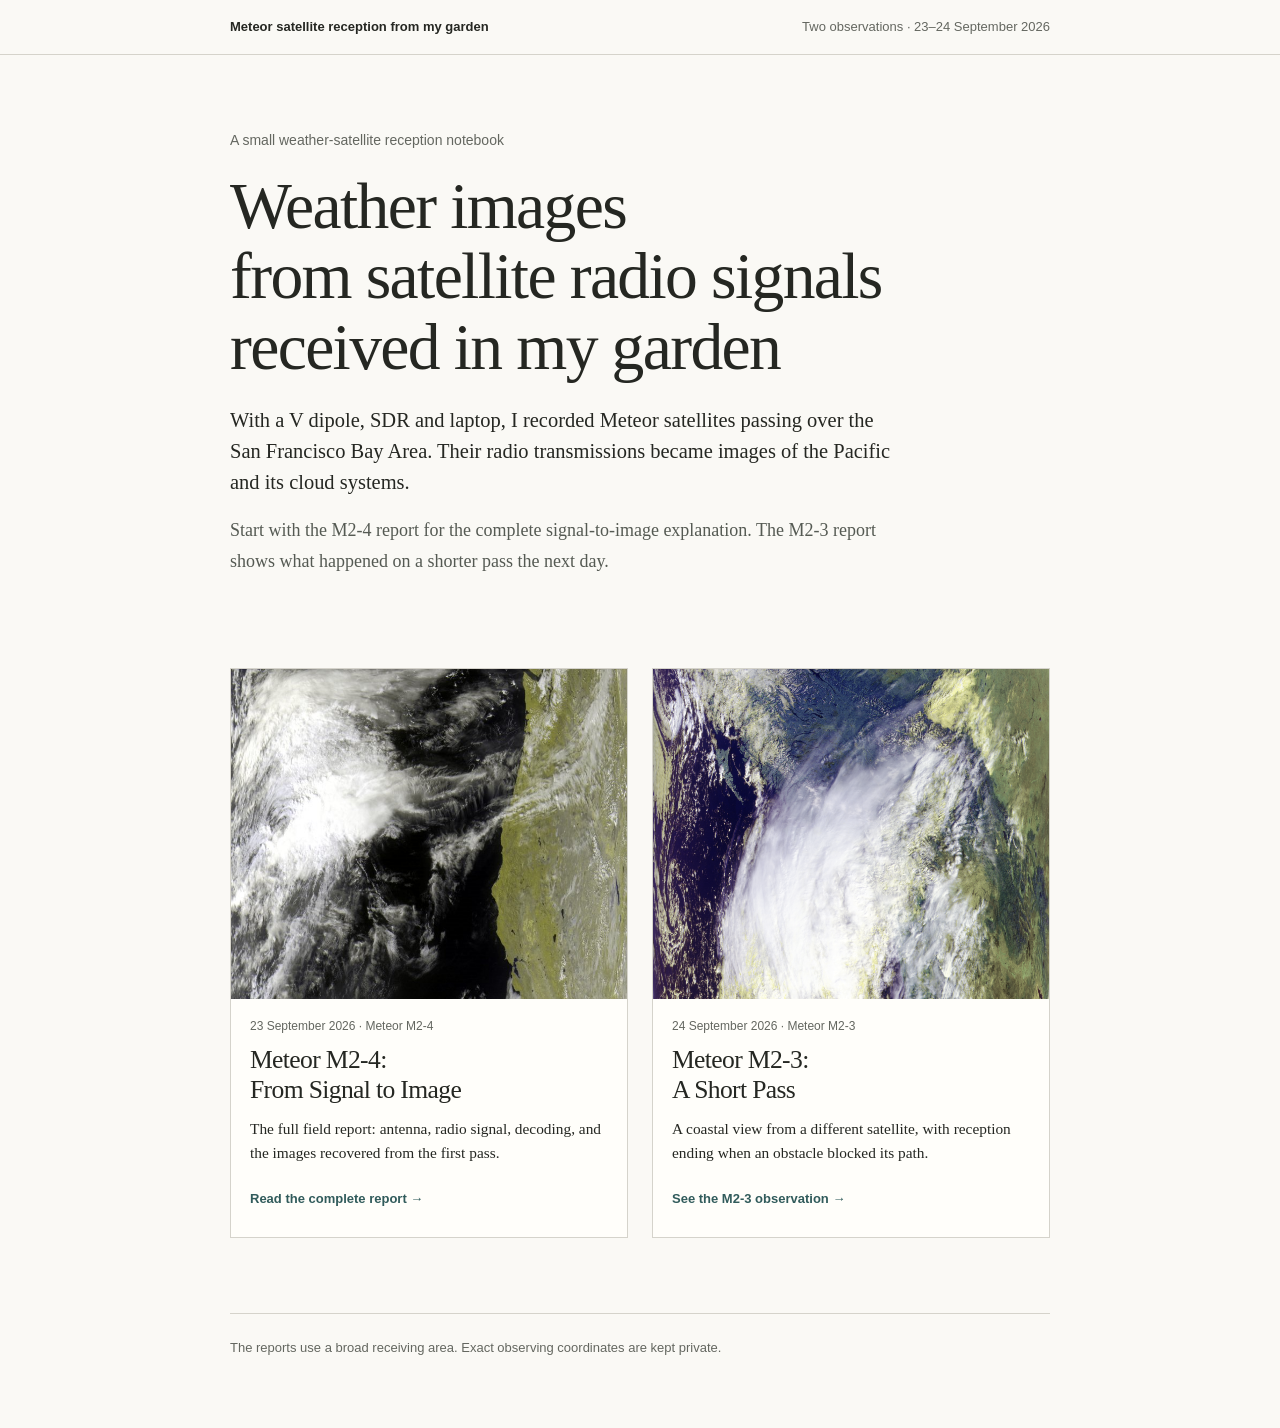
<file: index.html>
<!doctype html>
<html lang="en">
<head>
<meta charset="utf-8">
<meta name="viewport" content="width=device-width,initial-scale=1">
<meta name="google-site-verification" content="e_-r8KEkOT2h3Rjis_nxuBRDYsaMNLMfyUoJ7yHPlsE">
<meta name="msvalidate.01" content="960E2A49C1EE905CD1715C823277F907">
<meta name="description" content="Two hands-on Meteor weather-satellite observations: radio reception, decoded cloud images, and the steps from a V dipole and SDR to a picture.">
<meta name="robots" content="index,follow,max-image-preview:large">
<link rel="canonical" href="https://gdamdam.github.io/meteor-satellite-reception/">
<meta property="og:type" content="website">
<meta property="og:title" content="Meteor satellite reception from my garden">
<meta property="og:description" content="Weather images received from Meteor M2-4 and M2-3 with a simple antenna, SDR and laptop.">
<meta property="og:image" content="https://gdamdam.github.io/meteor-satellite-reception/media/social-preview.jpg">
<meta name="twitter:card" content="summary_large_image">
<title>Meteor satellite reception from my garden | Weather images from satellite radio signals</title>
<link rel="stylesheet" href="revised.css">
<link rel="stylesheet" href="site.css?v=muted-m23-20260924">
</head>
<body class="report landing">
<a class="skip-link" href="#content">Skip to observations</a>
<header class="mast"><div class="frame"><a class="mark" href="index.html">Meteor satellite reception from my garden</a><span class="edition">Two observations · 23–24 September 2026</span></div></header>
<main id="content"><div class="frame"><div class="landing-intro"><p class="kicker">A small weather-satellite reception notebook</p><h1>Weather images<br>from satellite radio signals<br>received in my garden</h1><p class="deck">With a V dipole, SDR and laptop, I recorded Meteor satellites passing over the San Francisco Bay Area. Their radio transmissions became images of the Pacific and its cloud systems.</p><p>Start with the M2-4 report for the complete signal-to-image explanation. The M2-3 report shows what happened on a shorter pass the next day.</p></div>
<div class="observation-cards">
<article class="observation-card"><a href="meteor-m2-4-2026-09-23.html"><img src="media/visible-near-ir-221-preview.jpg" alt="Meteor M2-4 visible and near-infrared image of the Pacific and western North America" width="737" height="1500" decoding="async"><div class="card-copy"><p class="card-date"><time datetime="2026-09-23">23 September 2026</time> · Meteor M2-4</p><h2>Meteor M2-4:<br>From Signal to Image</h2><p>The full field report: antenna, radio signal, decoding, and the images recovered from the first pass.</p><span class="card-link">Read the complete report →</span></div></a></article>
<article class="observation-card"><a href="meteor-m2-3-2026-09-24.html"><img src="media/m2-3/false-color-124.png" alt="Meteor M2-3 false-color cloud and coastline image" width="1568" height="2632" loading="lazy" decoding="async"><div class="card-copy"><p class="card-date"><time datetime="2026-09-24">24 September 2026</time> · Meteor M2-3</p><h2>Meteor M2-3:<br>A Short Pass</h2><p>A coastal view from a different satellite, with reception ending when an obstacle blocked its path.</p><span class="card-link">See the M2-3 observation →</span></div></a></article>

</div><p class="landing-foot">The reports use a broad receiving area. Exact observing coordinates are kept private.</p></div></main>
<script>
(() => {
  if (new URLSearchParams(location.search).getAll('cnt').includes('0')) return;
  const tracker = document.createElement('script');
  tracker.dataset.goatcounter = 'https://meteorm24.goatcounter.com/count';
  tracker.async = true;
  tracker.src = 'https://gc.zgo.at/count.js';
  document.head.appendChild(tracker);
})();
</script>
</body></html>
</file>
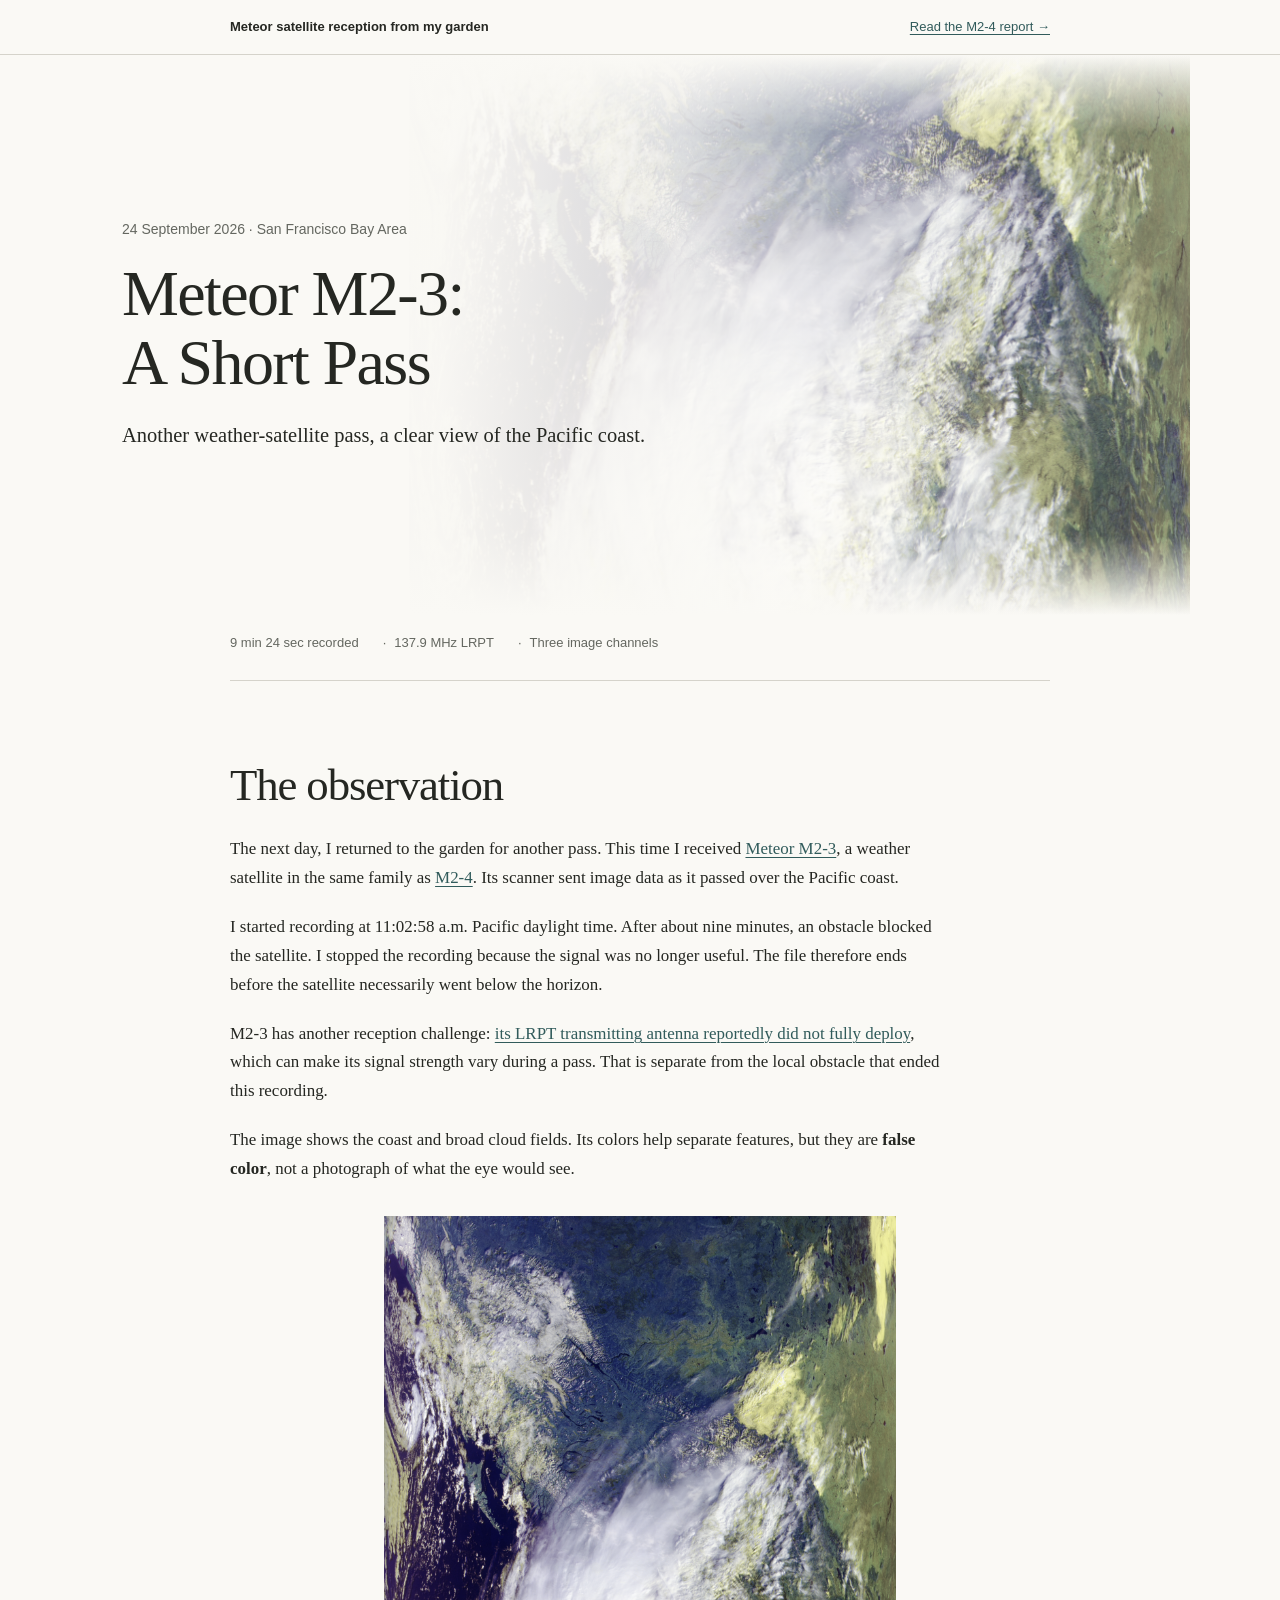
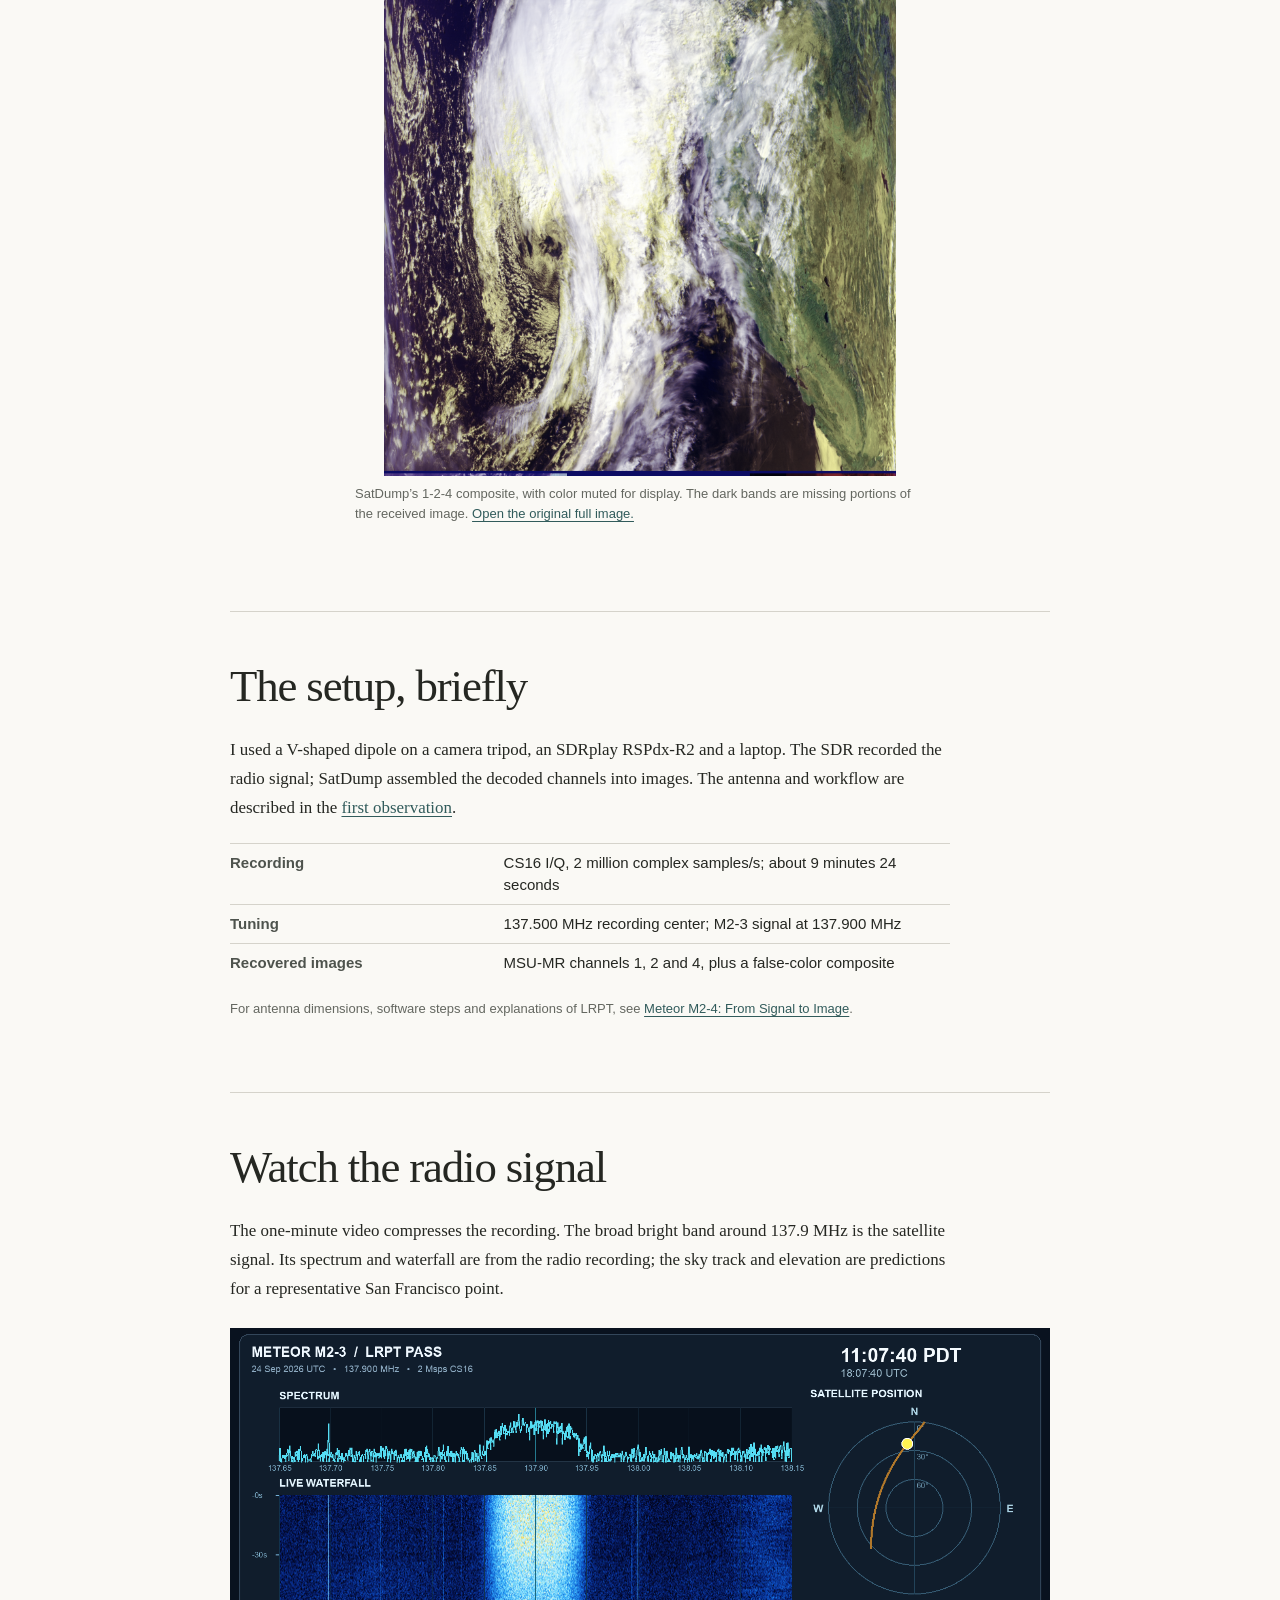
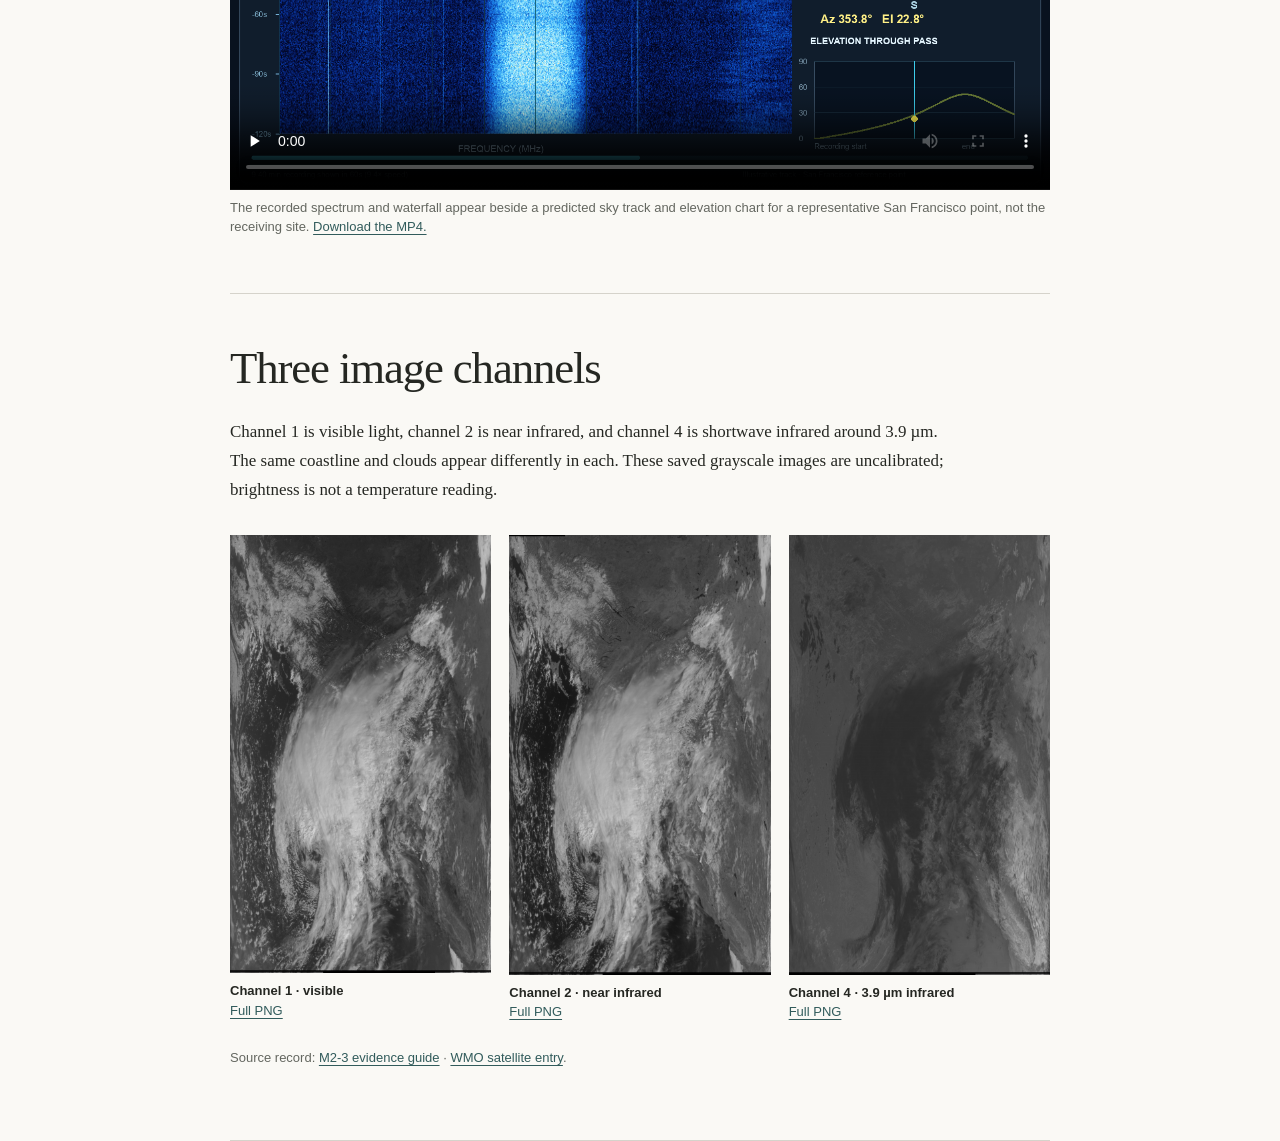
<file: meteor-m2-3-2026-09-24.html>
<!doctype html>
<html lang="en">
<head>
<meta charset="utf-8">
<meta name="viewport" content="width=device-width,initial-scale=1">
<meta name="description" content="Meteor M2-3 weather-satellite reception on 24 September 2026: a short Pacific-coast pass, decoded images, radio signal, and an obstacle that ended the recording.">
<meta name="robots" content="index,follow,max-image-preview:large">
<link rel="canonical" href="https://gdamdam.github.io/meteor-satellite-reception/meteor-m2-3-2026-09-24.html">
<meta property="og:type" content="article">
<meta property="og:title" content="Meteor M2-3: A Short Pass">
<meta property="og:description" content="Another weather-satellite pass, a clear view of the Pacific coast.">
<meta property="og:image" content="https://gdamdam.github.io/meteor-satellite-reception/media/m2-3/false-color-124.png">
<meta property="article:published_time" content="2026-09-24">
<title>Meteor M2-3: A Short Pass | Satellite reception, 24 September 2026</title>
<link rel="stylesheet" href="revised.css">
<link rel="stylesheet" href="site.css?v=muted-m23-20260924">
<link rel="stylesheet" href="meteor-m2-3.css?v=muted-color-20260924">
</head>
<body class="report m23">
<a class="skip-link" href="#content">Skip to report</a>
<header class="mast"><nav class="frame site-nav" aria-label="Observations"><a class="mark" href="index.html">Meteor satellite reception from my garden</a><span class="edition"><a href="meteor-m2-4-2026-09-23.html">Read the M2-4 report →</a></span></nav></header>
<main id="content"><article>
<section class="lead" id="top"><div class="lead-copy"><p class="kicker"><time datetime="2026-09-24">24 September 2026</time> · San Francisco Bay Area</p><h1><span class="nowrap">Meteor M2-3:</span><br>A Short Pass</h1><p class="deck">Another weather-satellite pass, a clear view of the Pacific coast.</p></div></section>
<div class="facts frame"><span>9 min 24 sec recorded</span><span>137.9 MHz LRPT</span><span>Three image channels</span></div>

<section class="frame" id="observation"><div class="section-head"><h2>The observation</h2></div><div class="measure"><p>The next day, I returned to the garden for another pass. This time I received <a href="https://space.oscar.wmo.int/satellites/view/meteor_m_n2_3" target="_blank" rel="noopener noreferrer">Meteor M2-3</a>, a weather satellite in the same family as <a href="meteor-m2-4-2026-09-23.html">M2-4</a>. Its scanner sent image data as it passed over the Pacific coast.</p><p>I started recording at 11:02:58 a.m. Pacific daylight time. After about nine minutes, an obstacle blocked the satellite. I stopped the recording because the signal was no longer useful. The file therefore ends before the satellite necessarily went below the horizon.</p><p>M2-3 has another reception challenge: <a href="https://a-centauri.com/articoli/meteor-satellite-reception" target="_blank" rel="noopener noreferrer">its LRPT transmitting antenna reportedly did not fully deploy</a>, which can make its signal strength vary during a pass. That is separate from the local obstacle that ended this recording.</p><p>The image shows the coast and broad cloud fields. Its colors help separate features, but they are <strong>false color</strong>, not a photograph of what the eye would see.</p></div><figure class="wide-figure m23-feature"><a href="media/m2-3/false-color-124.png"><img src="media/m2-3/false-color-124.png" alt="Meteor M2-3 false-color swath showing the Pacific Ocean, western North America and broad cloud bands" width="1568" height="2632" decoding="async"></a><figcaption>SatDump’s 1-2-4 composite, with color muted for display. The dark bands are missing portions of the received image. <a href="media/m2-3/false-color-124.png">Open the original full image.</a></figcaption></figure></section>

<section class="frame" id="setup"><div class="section-head"><h2>The setup, briefly</h2></div><div class="measure"><p>I used a V-shaped dipole on a camera tripod, an SDRplay RSPdx-R2 and a laptop. The SDR recorded the radio signal; SatDump assembled the decoded channels into images. The antenna and workflow are described in the <a href="meteor-m2-4-2026-09-23.html#story">first observation</a>.</p></div><table class="settings-table"><tbody><tr><th scope="row">Recording</th><td>CS16 I/Q, 2 million complex samples/s; about 9 minutes 24 seconds</td></tr><tr><th scope="row">Tuning</th><td>137.500 MHz recording center; M2-3 signal at 137.900 MHz</td></tr><tr><th scope="row">Recovered images</th><td>MSU-MR channels 1, 2 and 4, plus a false-color composite</td></tr></tbody></table><p class="sources">For antenna dimensions, software steps and explanations of LRPT, see <a href="meteor-m2-4-2026-09-23.html">Meteor M2-4: From Signal to Image</a>.</p></section>

<section class="frame" id="signal"><div class="section-head"><h2>Watch the radio signal</h2></div><div class="measure"><p>The one-minute video compresses the recording. The broad bright band around 137.9 MHz is the satellite signal. Its spectrum and waterfall are from the radio recording; the sky track and elevation are predictions for a representative San Francisco point.</p></div><div class="films"><figure><video controls playsinline preload="none" poster="media/m2-3/waterfall-track-public-poster.png"><source src="media/m2-3/waterfall-track-public.mp4" type="video/mp4">Video unavailable.</video><figcaption>The recorded spectrum and waterfall appear beside a predicted sky track and elevation chart for a representative San Francisco point, not the receiving site. <a href="media/m2-3/waterfall-track-public.mp4">Download the MP4.</a></figcaption></figure></div></section>

<section class="frame" id="channels"><div class="section-head"><h2>Three image channels</h2></div><div class="measure"><p>Channel 1 is visible light, channel 2 is near infrared, and channel 4 is shortwave infrared around 3.9 µm. The same coastline and clouds appear differently in each. These saved grayscale images are uncalibrated; brightness is not a temperature reading.</p></div><div class="bands"><figure><a href="media/m2-3/channel-1.png"><img src="media/m2-3/channel-1.png" width="1568" height="2632" loading="lazy" decoding="async" alt="M2-3 channel 1 visible-light image"></a><figcaption><strong>Channel 1 · visible</strong><a href="media/m2-3/channel-1.png">Full PNG</a></figcaption></figure><figure><a href="media/m2-3/channel-2.png"><img src="media/m2-3/channel-2.png" width="1568" height="2640" loading="lazy" decoding="async" alt="M2-3 channel 2 near-infrared image"></a><figcaption><strong>Channel 2 · near infrared</strong><a href="media/m2-3/channel-2.png">Full PNG</a></figcaption></figure><figure><a href="media/m2-3/channel-4.png"><img src="media/m2-3/channel-4.png" width="1568" height="2640" loading="lazy" decoding="async" alt="M2-3 channel 4 shortwave-infrared image"></a><figcaption><strong>Channel 4 · 3.9 µm infrared</strong><a href="media/m2-3/channel-4.png">Full PNG</a></figcaption></figure></div><p class="sources">Source record: <a href="https://github.com/gdamdam/meteor-satellite-reception/blob/source-and-evidence/evidence/m2-3/README.md" target="_blank" rel="noopener noreferrer">M2-3 evidence guide</a> · <a href="https://space.oscar.wmo.int/satellites/view/meteor_m_n2_3" target="_blank" rel="noopener noreferrer">WMO satellite entry</a>.</p></section>
</article></main>
<script>
(() => {
  if (new URLSearchParams(location.search).getAll('cnt').includes('0')) return;
  const tracker = document.createElement('script');
  tracker.dataset.goatcounter = 'https://meteorm24.goatcounter.com/count';
  tracker.async = true;
  tracker.src = 'https://gc.zgo.at/count.js';
  document.head.appendChild(tracker);
})();
</script>
</body></html>
</file>
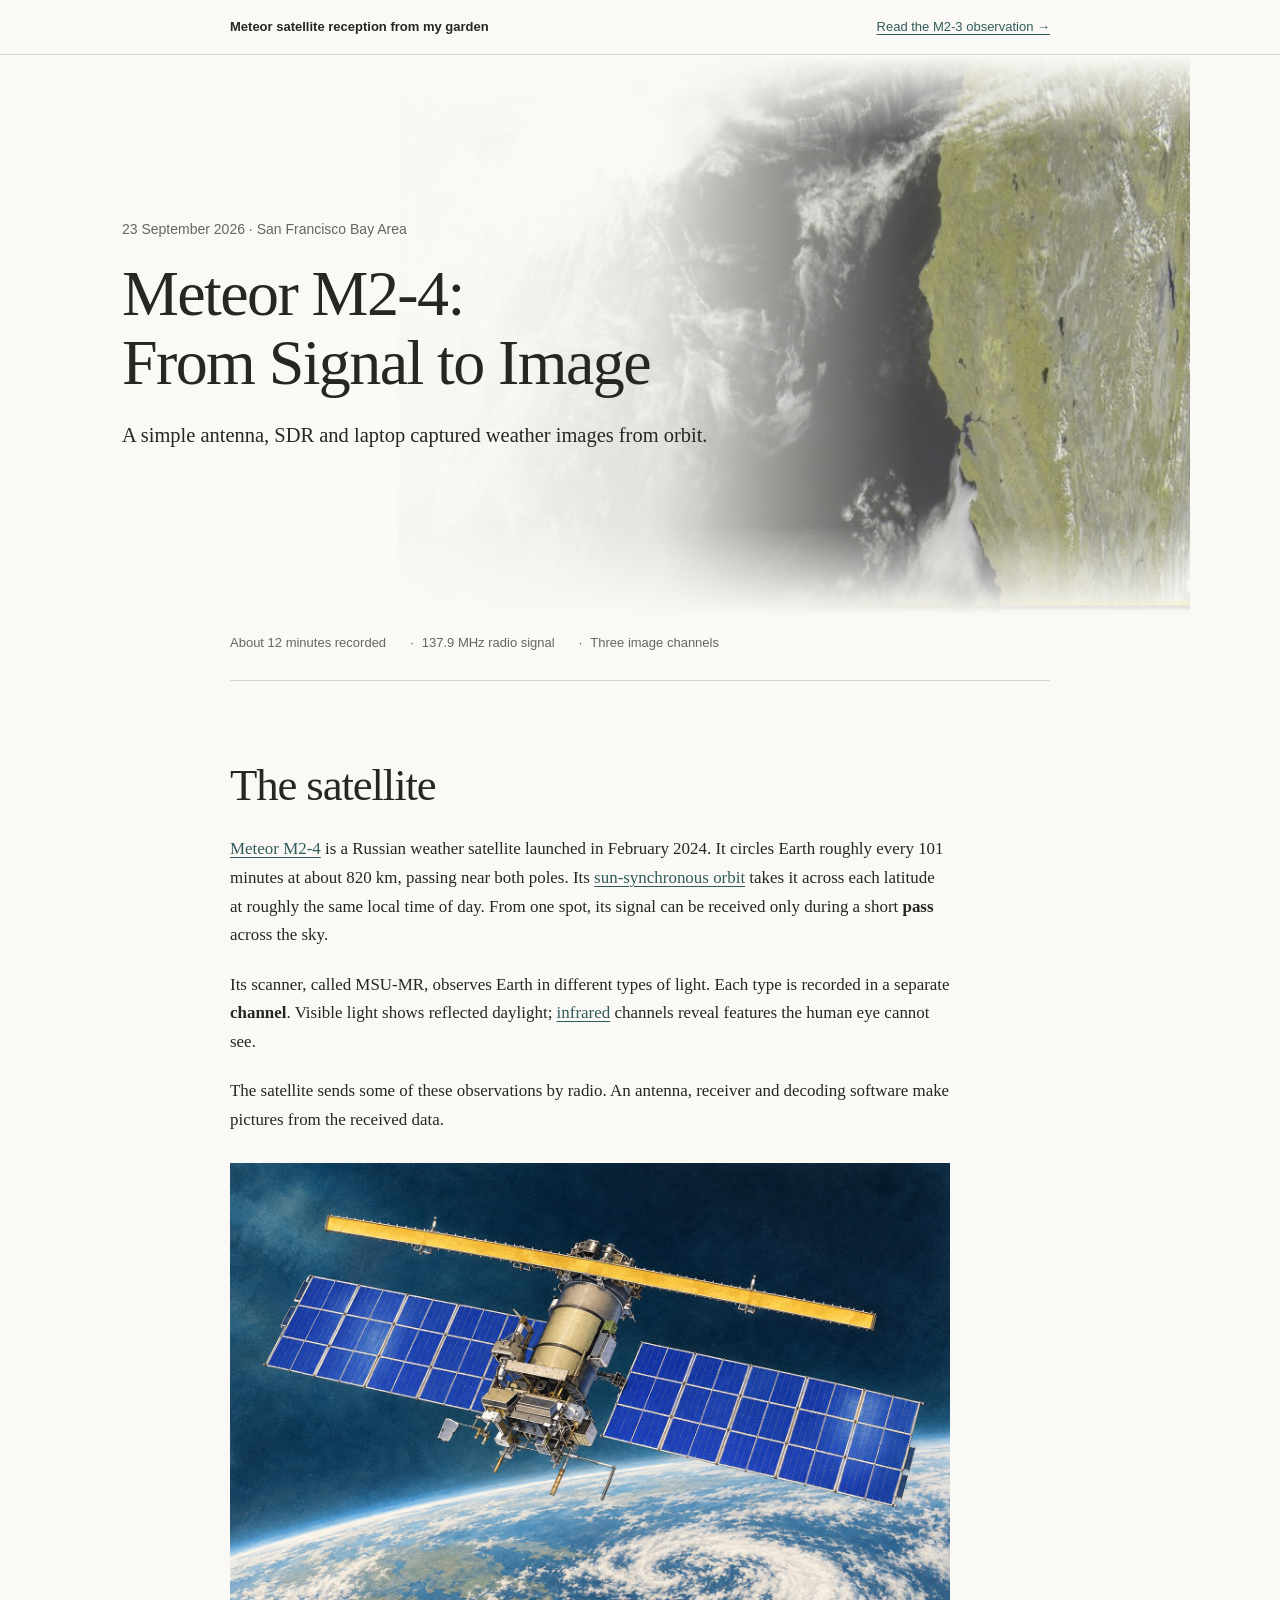
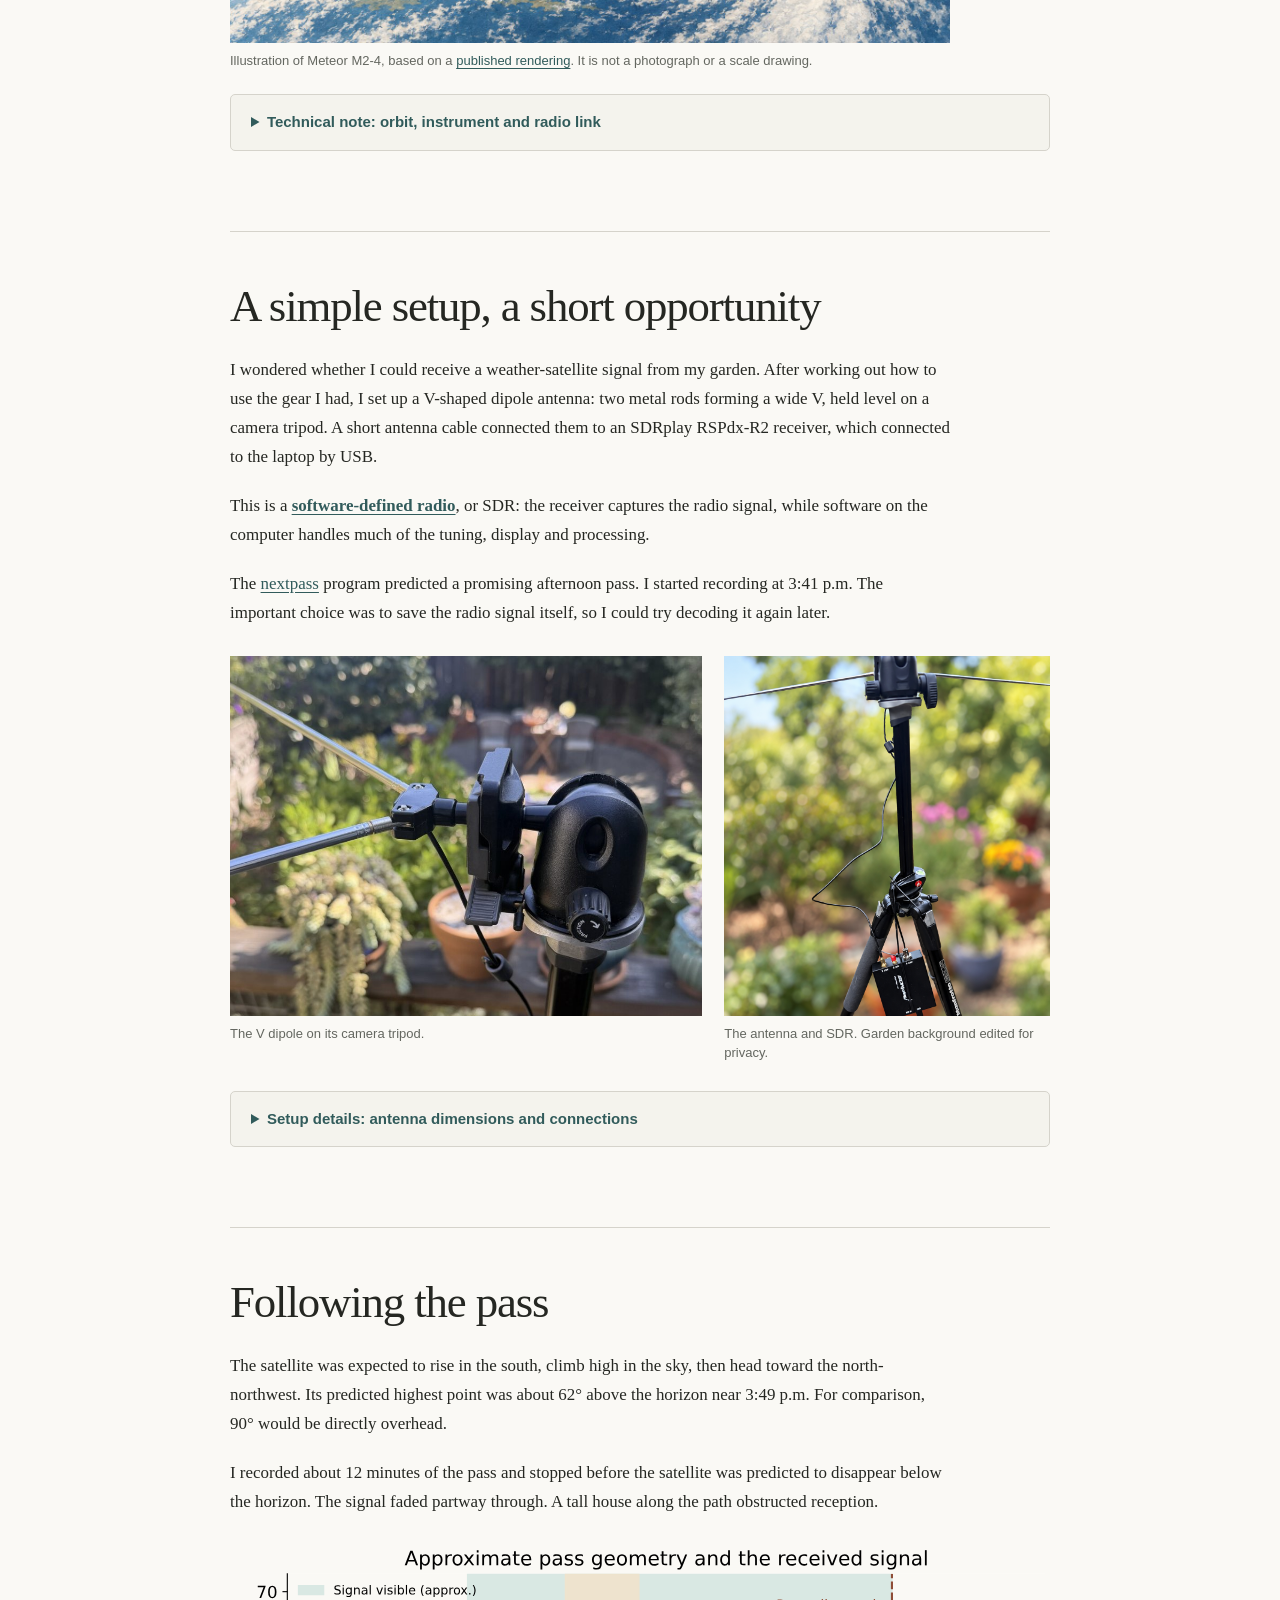
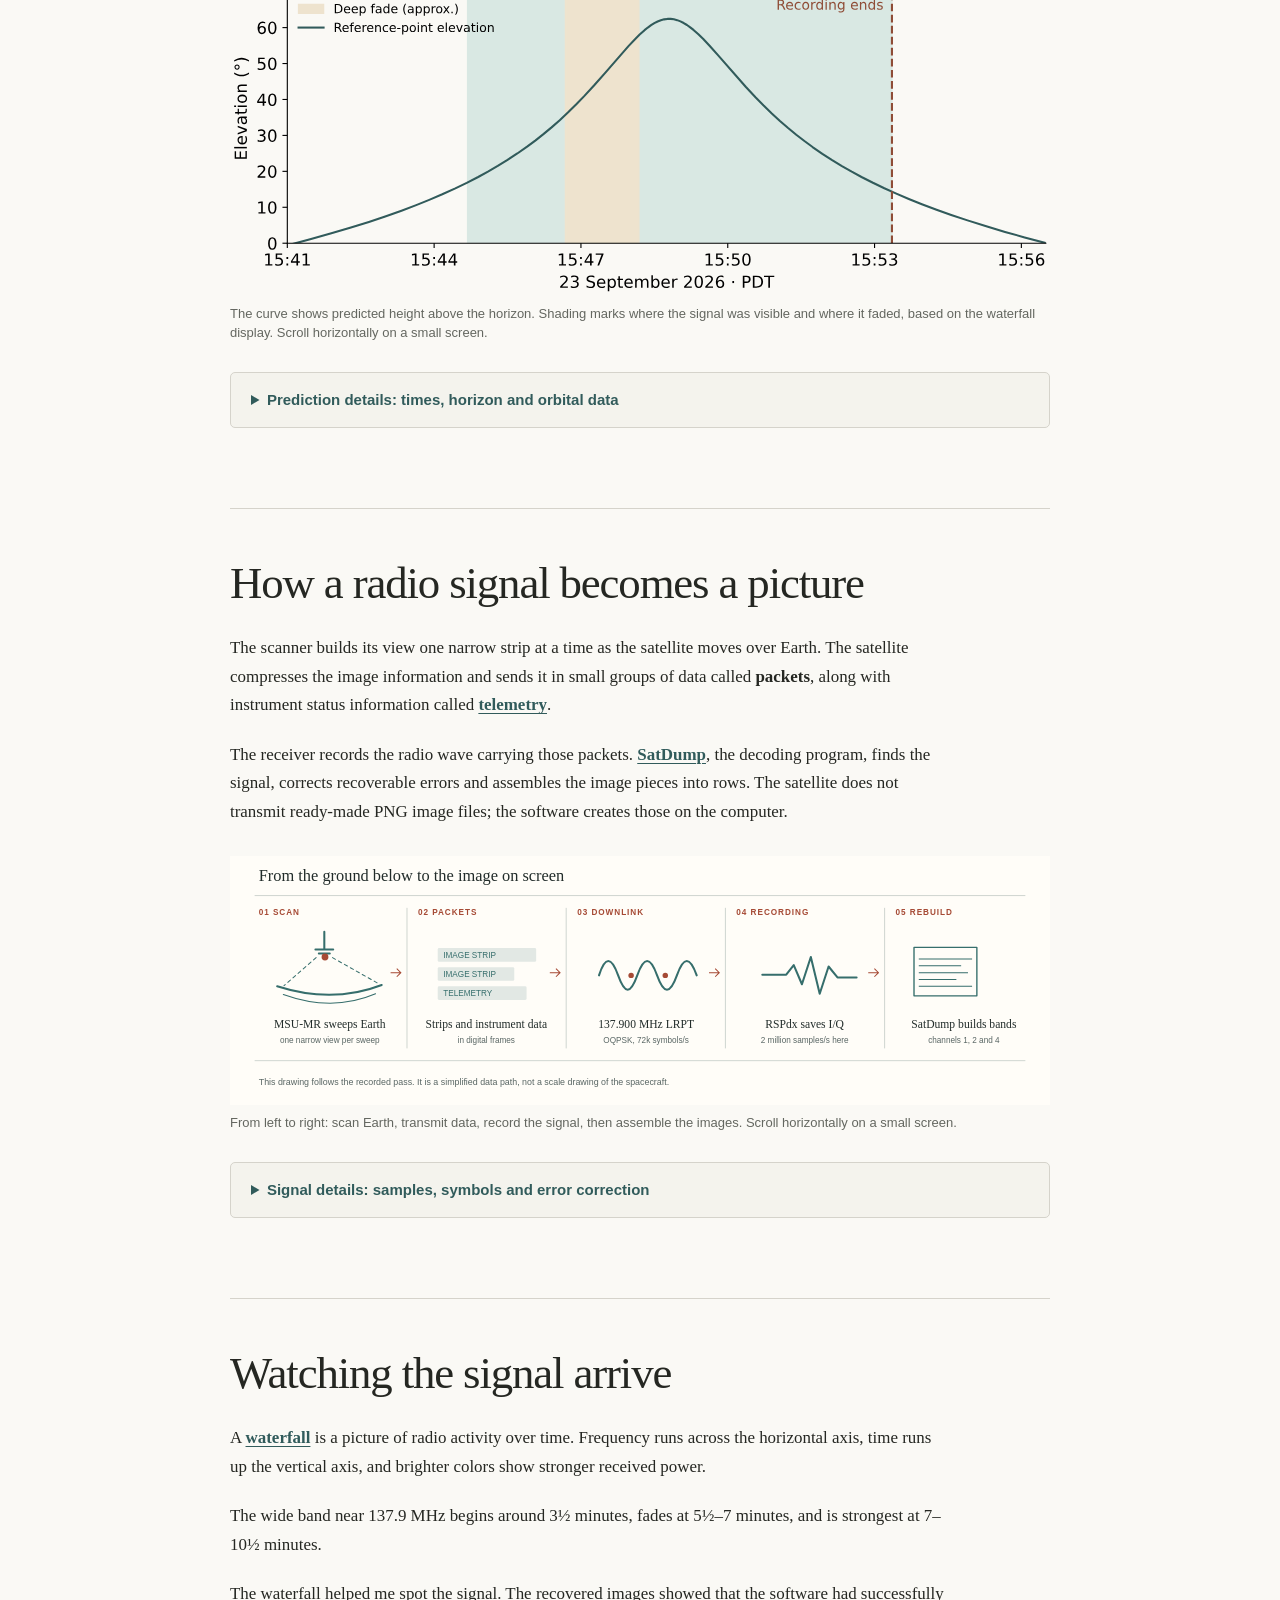
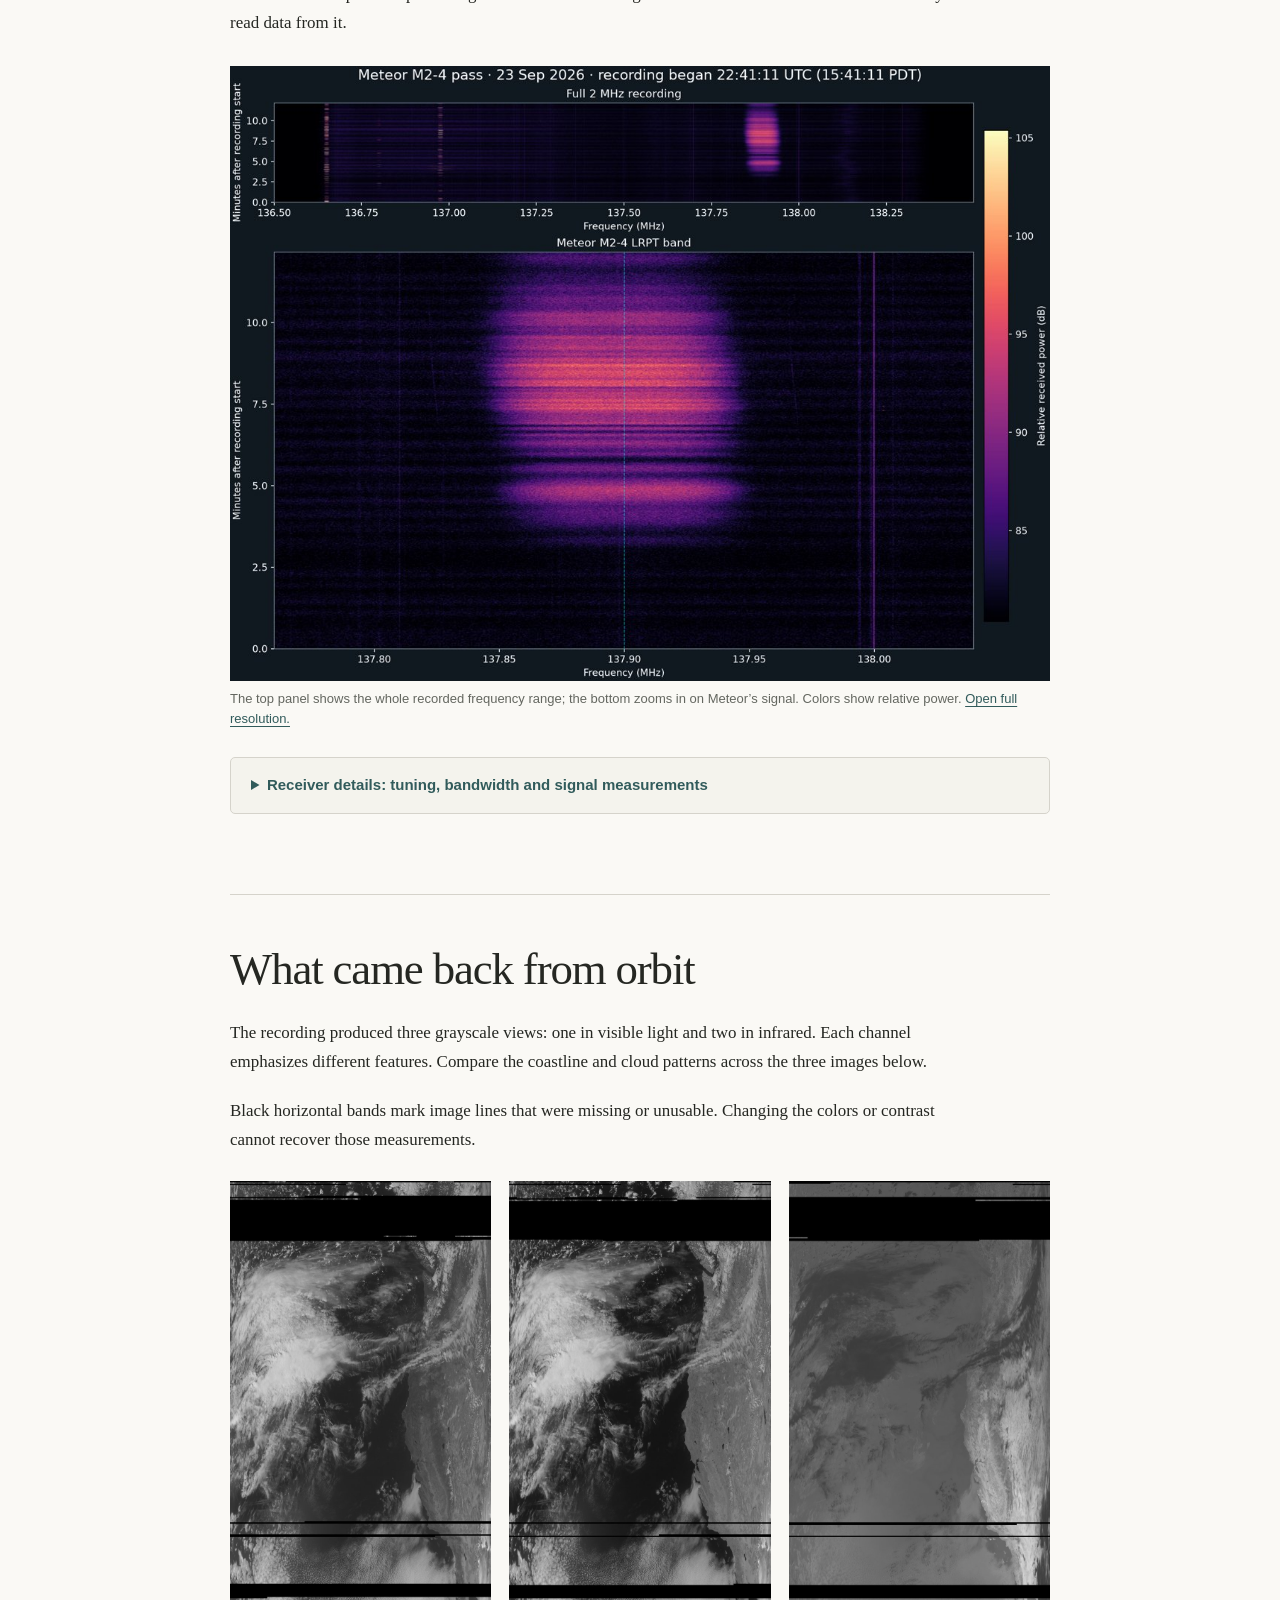
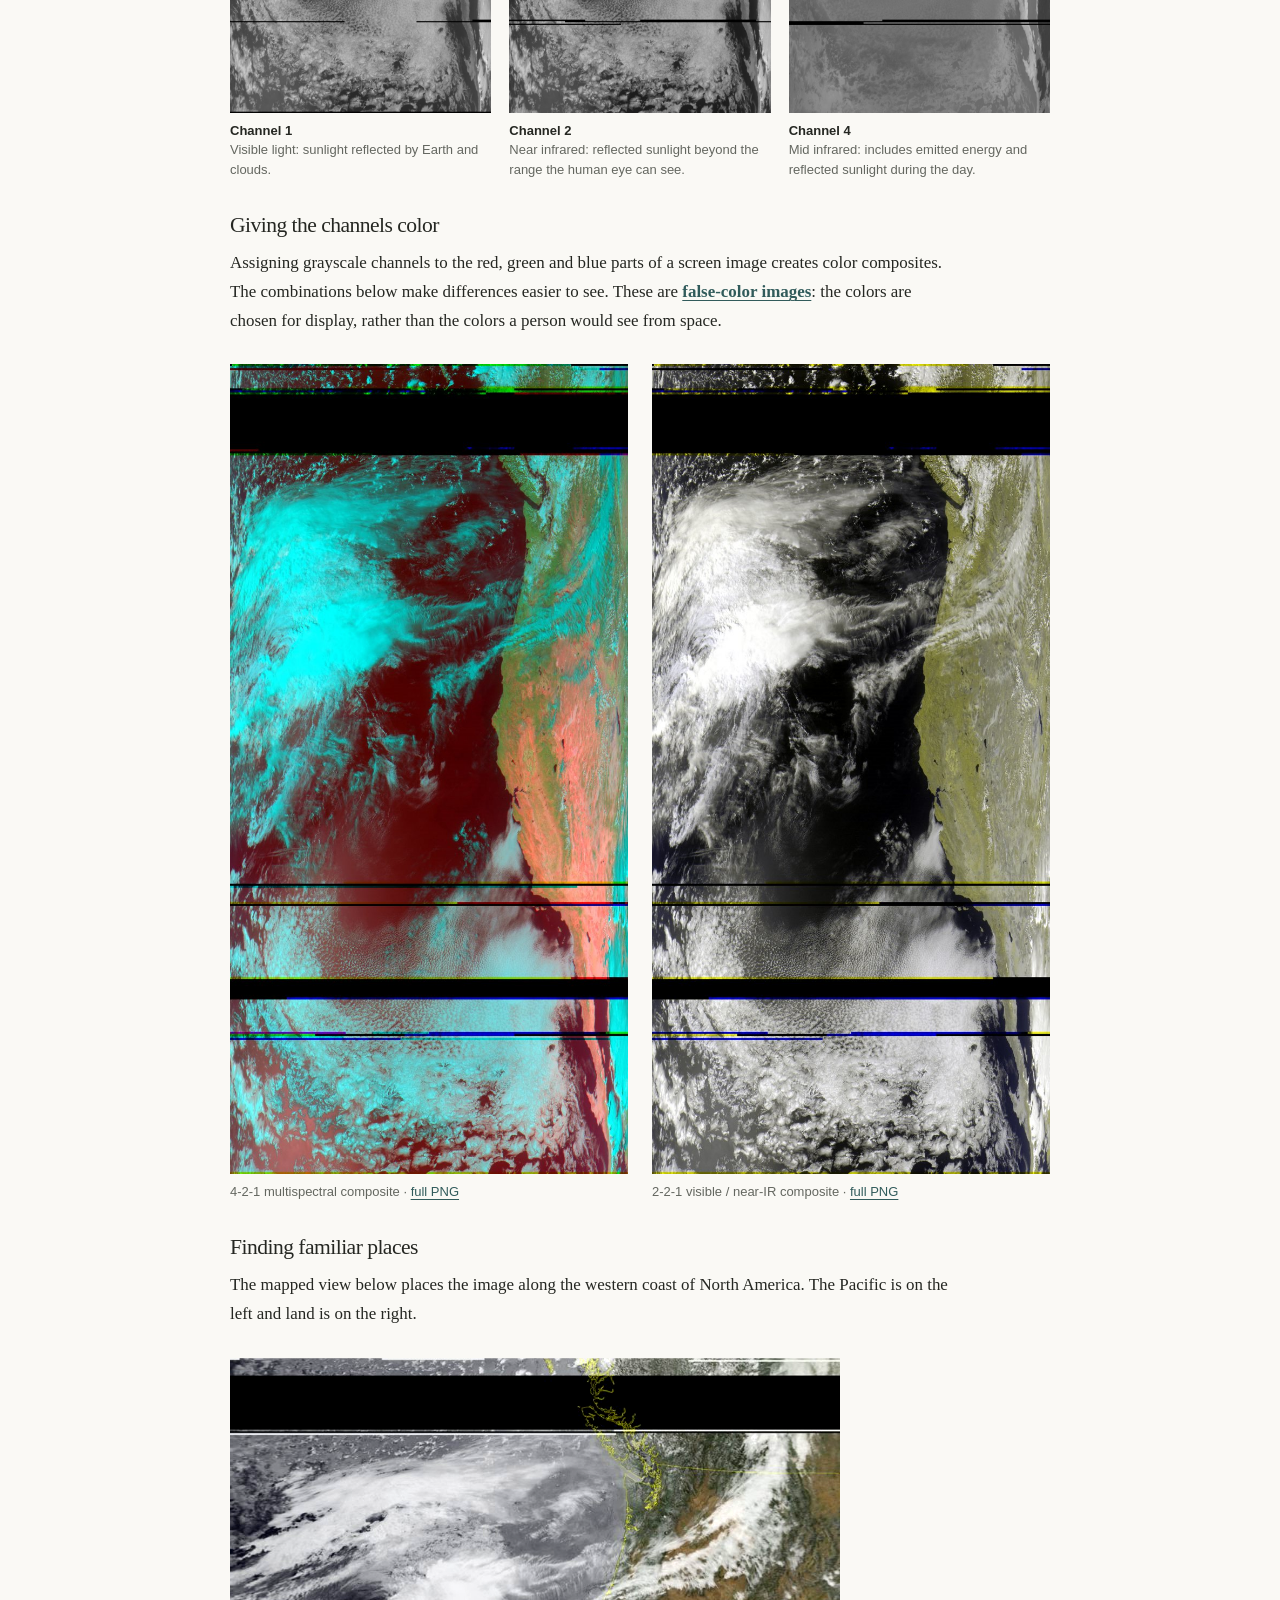
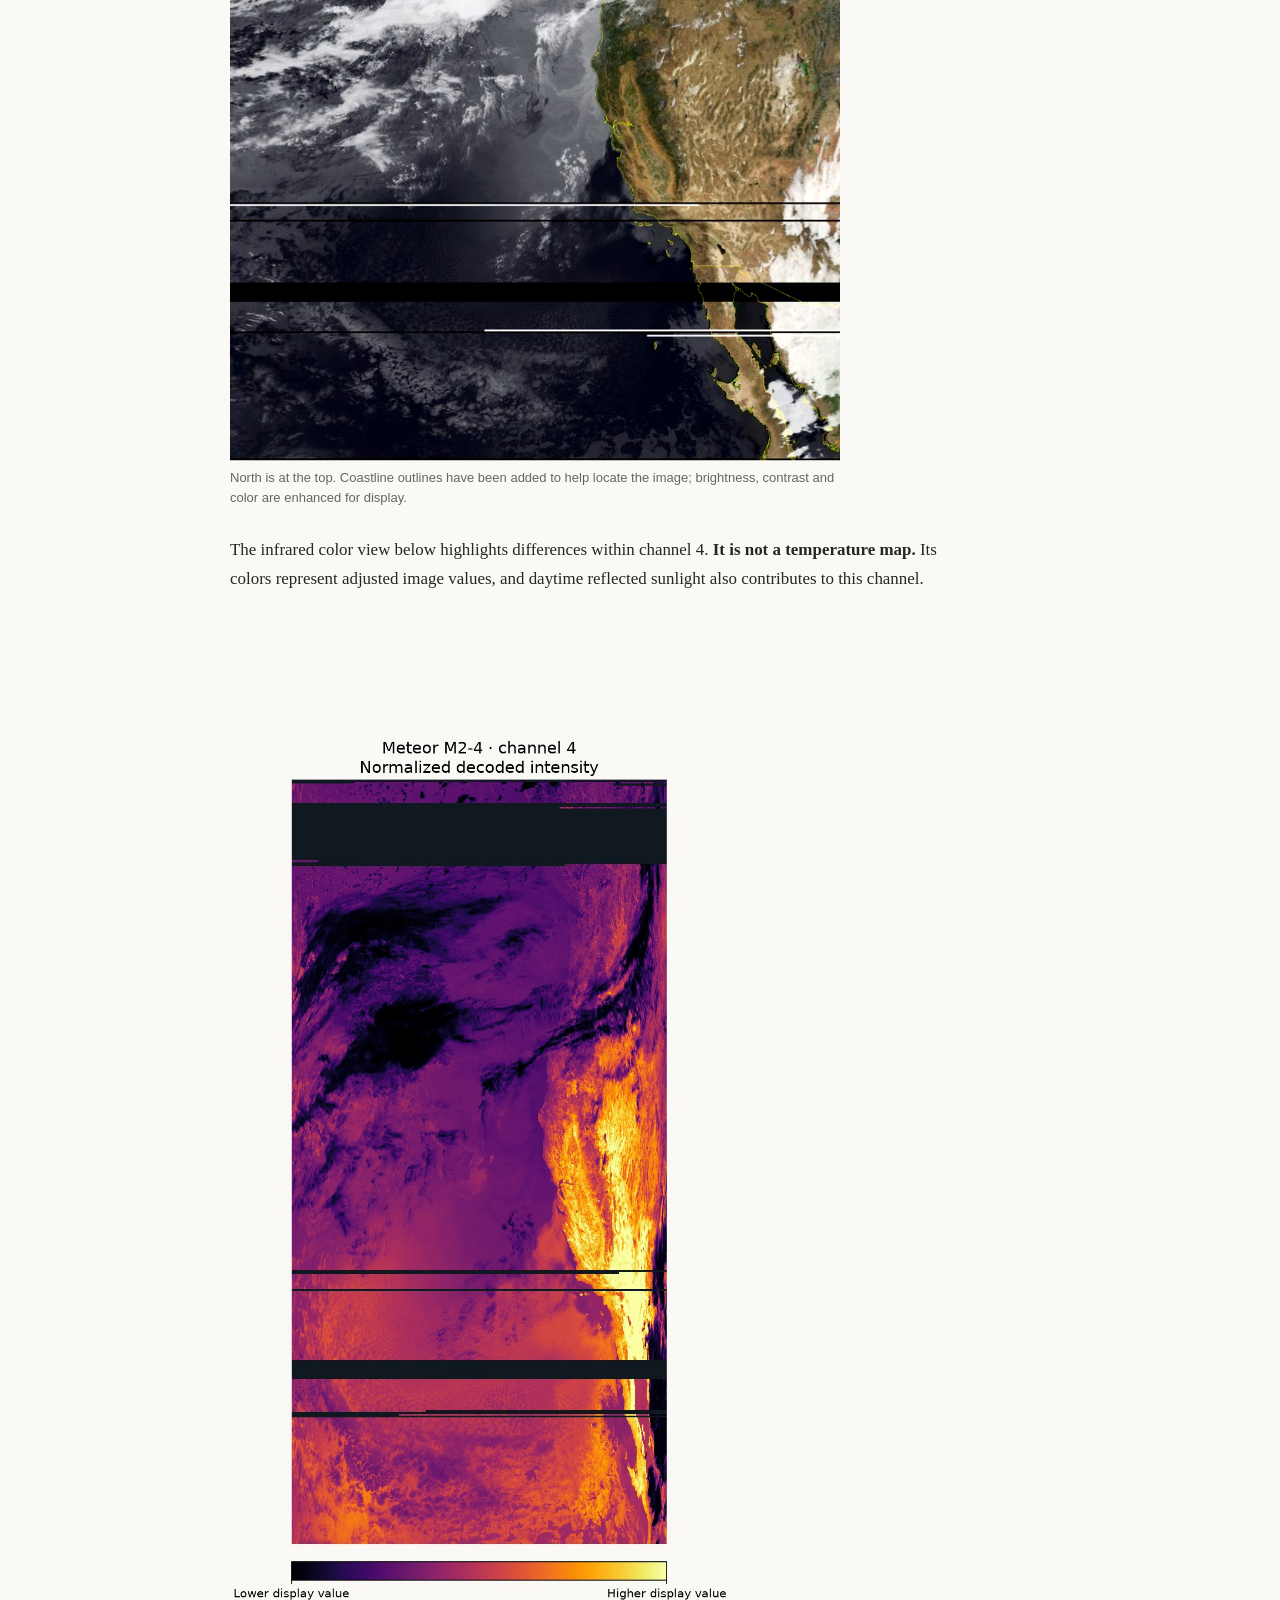
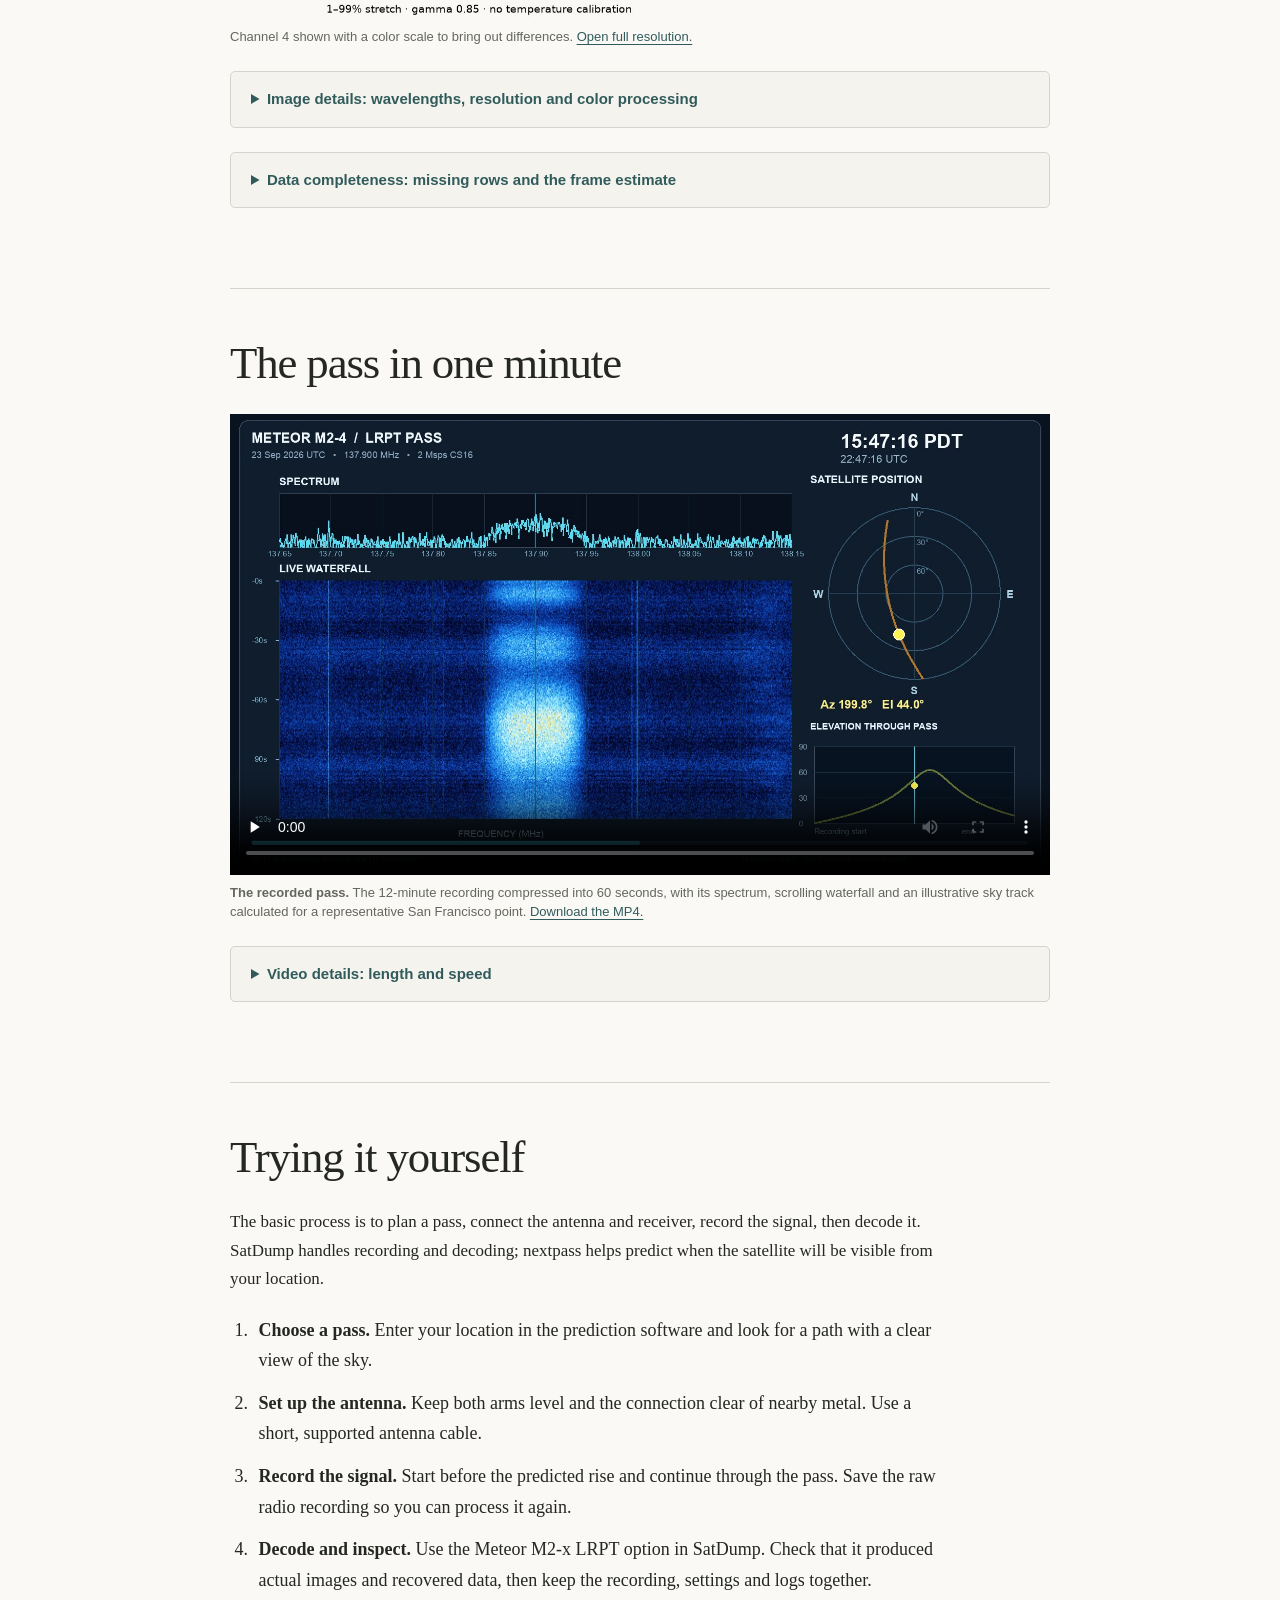
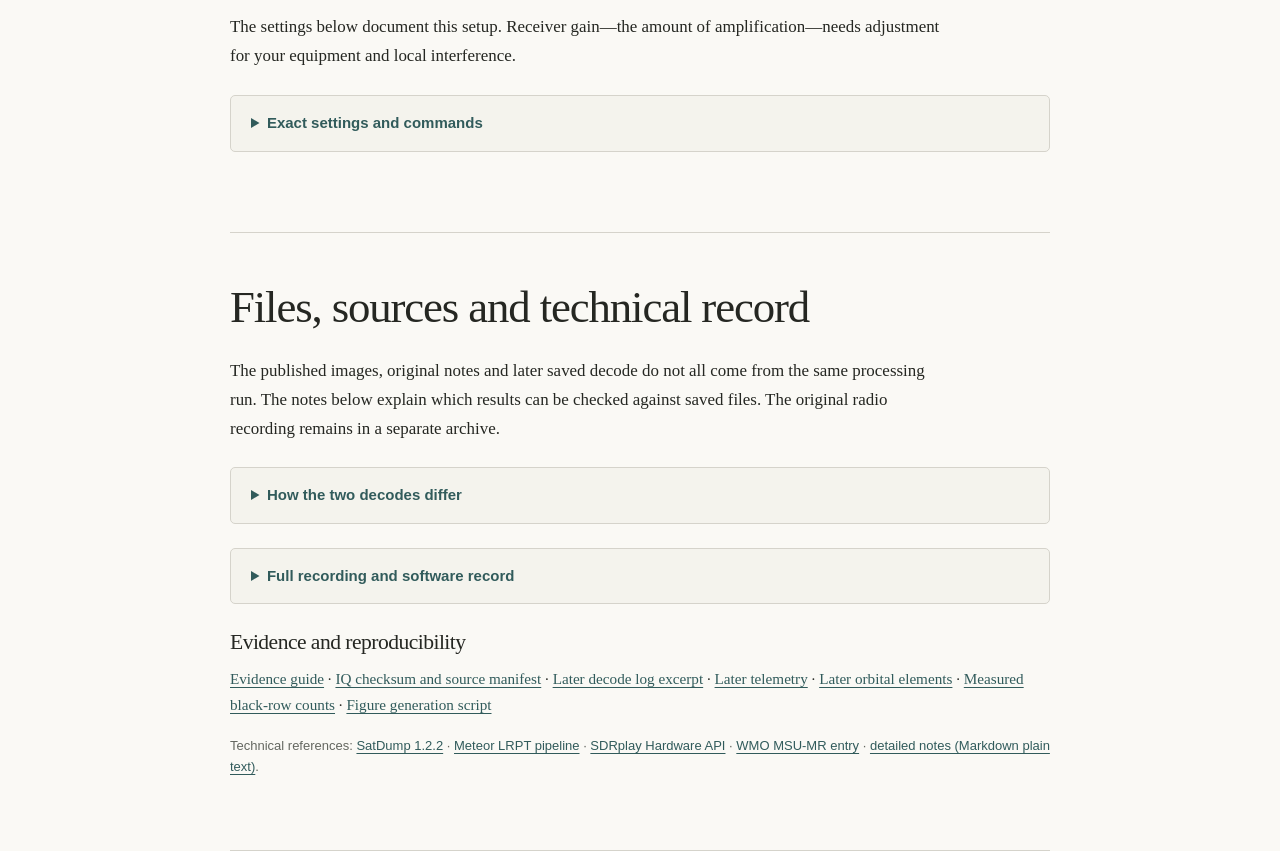
<file: meteor-m2-4-2026-09-23.html>
<!DOCTYPE html>

<html lang="en">
<head>
<meta charset="utf-8"/>
<meta content="width=device-width,initial-scale=1" name="viewport"/>
<meta content="How a V dipole and RSPdx-R2 captured Meteor M2-4 at 137.9 MHz. See the pass, SatDump settings, LRPT signal, decoded weather images and receiving notes." name="description"/>
<meta content="index,follow,max-image-preview:large" name="robots"/>
<link rel="canonical" href="https://gdamdam.github.io/meteor-satellite-reception/meteor-m2-4-2026-09-23.html">
<meta content="article" property="og:type"/>
<meta content="Meteor M2-4: From Signal to Image" property="og:title"/>
<meta content="A hands-on account of receiving and decoding Meteor M2-4 weather images at 137.9 MHz." property="og:description"/>
<meta content="2026-09-23" property="article:published_time"/>
<title>Meteor M2-4: From Signal to Image | 137.9 MHz LRPT reception</title>
<link href="revised.css?v=near-ir-cover-20260924" rel="stylesheet"/>
<link href="site.css?v=garden-brand-3" rel="stylesheet"/>
<meta content="https://gdamdam.github.io/meteor-satellite-reception/media/social-preview.jpg" property="og:image"/>
<meta property="og:image:alt" content="Full false-color Meteor M2-4 swath, with missing image rows"/>
<meta property="og:image:width" content="1200"/>
<meta property="og:image:height" content="630"/>
<meta name="twitter:card" content="summary_large_image"/>
</head>
<body class="report m24">
<a class="skip-link" href="#content">Skip to report</a>
<header class="mast"><nav class="frame site-nav" aria-label="Observations"><a class="mark" href="index.html">Meteor satellite reception from my garden</a><span class="edition"><a href="meteor-m2-3-2026-09-24.html">Read the M2-3 observation →</a></span></nav></header>
<main id="content"><article>
<section class="lead" id="top"><div class="lead-copy"><p class="kicker"><time datetime="2026-09-23">23 September 2026</time> · San Francisco Bay Area</p><h1><span class="nowrap">Meteor M2-4:</span><br/>From Signal to Image</h1><p class="deck">A simple antenna, SDR and laptop captured weather images from orbit.</p></div></section>
<div class="facts frame"><span>About 12 minutes recorded</span><span>137.9 MHz radio signal</span><span>Three image channels</span></div>


<section class="frame" id="satellite"><div class="section-head"><h2>The satellite</h2></div><div class="measure"><p><a href="https://en.wikipedia.org/wiki/Meteor-M_No.2-4" target="_blank" rel="noopener noreferrer">Meteor M2-4</a> is a Russian weather satellite launched in February 2024. It circles Earth roughly every 101 minutes at about 820 km, passing near both poles. Its <a href="https://en.wikipedia.org/wiki/Sun-synchronous_orbit" target="_blank" rel="noopener noreferrer">sun-synchronous orbit</a> takes it across each latitude at roughly the same local time of day. From one spot, its signal can be received only during a short <strong>pass</strong> across the sky.</p>
<p>Its scanner, called MSU-MR, observes Earth in different types of light. Each type is recorded in a separate <strong>channel</strong>. Visible light shows reflected daylight; <a href="https://en.wikipedia.org/wiki/Infrared" target="_blank" rel="noopener noreferrer">infrared</a> channels reveal features the human eye cannot see.</p><p>The satellite sends some of these observations by radio. An antenna, receiver and decoding software make pictures from the received data.</p></div><figure class="satellite-photo"><img alt="Editorial illustration of Meteor M2-4 in orbit, with its cylindrical body, twin solar panels and long upper boom above Earth" decoding="async" height="1024" loading="lazy" src="media/meteor-m2-4-illustration.jpg" width="1536"/><figcaption>Illustration of Meteor M2-4, based on a <a href="https://www.satnow.com/launch-mission-details/meteor-m-no-2-4" target="_blank" rel="noopener noreferrer">published rendering</a>. It is not a photograph or a scale drawing.</figcaption></figure><details class="technical"><summary>Technical note: orbit, instrument and radio link</summary><div class="technical-body"><figure class="wide-figure orbit-example"><a href="media/meteor-orbit-example.svg"><img src="media/meteor-orbit-example.svg" width="600" height="520" loading="lazy" decoding="async" alt="Three connected near-polar orbits shift across the rotating Earth; the part visible from a receiver is highlighted in teal"/></a><figcaption>Earth turns beneath the satellite, so each orbit crosses a different strip of the world. A <strong>pass</strong> is the brief part when the satellite is above your local horizon, highlighted here for an example receiver. This is a schematic, not the recorded pass. Coastlines: <a href="https://www.naturalearthdata.com/" target="_blank" rel="noopener noreferrer">Natural Earth</a>. <a href="media/meteor-orbit-example.svg">Open the diagram.</a></figcaption></figure><p>The orbit is near-polar and sun-synchronous: it passes a given latitude at roughly the same local solar time on each corresponding part of its orbit. MSU-MR is a six-channel scanning radiometer. This recording contains imagery from channels 1, 2 and 4.</p><p>The radio service is called <strong><a href="https://en.wikipedia.org/wiki/Low-rate_picture_transmission" target="_blank" rel="noopener noreferrer">LRPT</a></strong> (Low Rate Picture Transmission). Here it was received at 137.900 MHz. That frequency identifies where to tune the receiver, rather than the rate at which pictures arrive.</p><p class="sources">Specifications: <a href="https://space.oscar.wmo.int/satellites/view/meteor_m_n2_4" target="_blank" rel="noopener noreferrer">WMO satellite record</a> · <a href="https://space.oscar.wmo.int/instruments/view/msu_mr" target="_blank" rel="noopener noreferrer">WMO instrument record</a>.</p></div></details></section>
<section class="frame" id="story"><div class="section-head"><h2>A simple setup, a short opportunity</h2></div><div class="measure"><p>I wondered whether I could receive a weather-satellite signal from my garden. After working out how to use the gear I had, I set up a V-shaped dipole antenna: two metal rods forming a wide V, held level on a camera tripod. A short antenna cable connected them to an SDRplay RSPdx-R2 receiver, which connected to the laptop by USB.</p><p>This is a <strong><a href="https://en.wikipedia.org/wiki/Software-defined_radio" target="_blank" rel="noopener noreferrer">software-defined radio</a></strong>, or SDR: the receiver captures the radio signal, while software on the computer handles much of the tuning, display and processing.</p><p>The <a href="https://github.com/gdamdam/nextpass" target="_blank" rel="noopener noreferrer">nextpass</a> program predicted a promising afternoon pass. I started recording at 3:41 p.m. The important choice was to save the radio signal itself, so I could try decoding it again later.</p></div><div class="story-photos"><figure><img alt="The dipole feedpoint and two rods attached to a camera tripod head" decoding="async" loading="lazy" height="674" src="media/antenna-feedpoint-preview.jpg" width="1022"/><figcaption>The V dipole on its camera tripod.</figcaption></figure><figure><img alt="V dipole and SDR mounted on a camera tripod, with a softened garden background" decoding="async" loading="lazy" height="1448" src="media/garden-antenna-sdr-edited.png" width="1086"/><figcaption>The antenna and SDR. Garden background edited for privacy.</figcaption></figure></div><details class="technical"><summary>Setup details: antenna dimensions and connections</summary><div class="technical-body"><p>Each antenna arm was 53.4 cm long, with a 120° angle between the arms. Both lay parallel to the ground. The V opened toward the north.</p><p>The receiver sat about 30–40 cm below the antenna, keeping the thin coaxial cable short. USB continued to the laptop.</p><div class="setup-figures">
<figure><a href="media/diagrams/01-measured-plan-revised.svg"><img alt="Top view of the north-facing V dipole showing two equal arms and their 120 degree angle" decoding="async" height="800" loading="lazy" src="media/diagrams/01-measured-plan-revised.svg" width="1200"/></a><figcaption><strong>Measured plan.</strong> Two equal arms, 120° apart. Open the drawing to inspect the dimensions.</figcaption></figure>
<figure><a href="media/diagrams/02-field-elevation.svg"><img alt="Side view of the dipole on a camera tripod, with short coax to the SDR and USB to a laptop" decoding="async" height="800" loading="lazy" src="media/diagrams/02-field-elevation.svg" width="1200"/></a><figcaption><strong>On the tripod.</strong> The coax drops to the receiver; USB continues to the laptop.</figcaption></figure>
</div></div></details></section>
<section class="frame" id="pass"><div class="section-head"><h2>Following the pass</h2></div><div class="measure"><p>The satellite was expected to rise in the south, climb high in the sky, then head toward the north-northwest. Its predicted highest point was about 62° above the horizon near 3:49 p.m. For comparison, 90° would be directly overhead.</p><p>I recorded about 12 minutes of the pass and stopped before the satellite was predicted to disappear below the horizon. The signal faded partway through. A tall house along the path obstructed reception.</p></div><figure class="wide-figure revised-timeline">
<div class="chart-scroll" role="region" aria-label="Scrollable chart" tabindex="0"><img alt="Predicted elevation curve for the pass, with recording interval, approximate visible-signal interval and mid-pass fade" height="350" loading="lazy" src="media/revised-pass-timeline.svg" width="820"/>
</div><figcaption>The curve shows predicted height above the horizon. Shading marks where the signal was visible and where it faded, based on the waterfall display. Scroll horizontally on a small screen.</figcaption></figure><details class="technical"><summary>Prediction details: times, horizon and orbital data</summary><div class="technical-body"><p>The pass was predicted to rise near 3:41 p.m., peak near 3:49 p.m. and set near 3:56 p.m. These times use a clear 0° horizon; reception above 10° offers a shorter window.</p><p>The chart recalculates the pass from archived orbital data for a representative San Francisco point. It is not a signal-strength measurement or an exact plot for the receiving site. Signal and fade times are approximate. <a href="https://github.com/gdamdam/meteor-satellite-reception/blob/source-and-evidence/reception-notes.md" target="_blank" rel="noopener noreferrer">See the orbital-data notes.</a></p><figure class="wide-figure day-passes"><a href="media/day-passes-reference.png"><img alt="Six predicted Meteor M2-4 paths across the sky on 23 September; the recorded afternoon pass is highlighted" decoding="async" height="770" loading="lazy" src="media/day-passes-reference-preview.jpg" width="1100"/></a><figcaption>Six predicted passes that day from a representative San Francisco point. The orange path marks the afternoon pass I recorded. This is a new calculation, not the exact receiving site. <a href="media/day-passes-reference.png">Open the full chart.</a></figcaption></figure></div></details></section>
<section class="frame" id="transmission"><div class="section-head"><h2>How a radio signal becomes a picture</h2></div><div class="measure"><p>The scanner builds its view one narrow strip at a time as the satellite moves over Earth. The satellite compresses the image information and sends it in small groups of data called <strong>packets</strong>, along with instrument status information called <strong><a href="https://en.wikipedia.org/wiki/Telemetry" target="_blank" rel="noopener noreferrer">telemetry</a></strong>.</p><p>The receiver records the radio wave carrying those packets. <strong><a href="https://github.com/SatDump/SatDump" target="_blank" rel="noopener noreferrer">SatDump</a></strong>, the decoding program, finds the signal, corrects recoverable errors and assembles the image pieces into rows. The satellite does not transmit ready-made PNG image files; the software creates those on the computer.</p></div><figure class="wide-figure">
<div class="chart-scroll" role="region" aria-label="Scrollable chart" tabindex="0"><img alt="Diagram showing Meteor's MSU-MR scans becoming image pieces and telemetry packets, transmitted as a 137.9 MHz LRPT signal, saved as complex IQ and decoded into channel images" decoding="async" height="365" loading="lazy" src="media/lrpt-flow.svg" width="1200"/>
</div><figcaption>From left to right: scan Earth, transmit data, record the signal, then assemble the images. Scroll horizontally on a small screen.</figcaption></figure><details class="technical"><summary>Signal details: samples, symbols and error correction</summary><div class="technical-body"><p>This LRPT transmission uses <strong><a href="https://en.wikipedia.org/wiki/Phase-shift_keying#Offset_QPSK_(OQPSK)" target="_blank" rel="noopener noreferrer">OQPSK</a></strong> (offset quadrature phase-shift keying), a way of encoding bits by changing the phase of a radio signal. Its rate is 72,000 symbols per second. A symbol is one modulation state used to carry information.</p><p>The receiver recorded two million <strong>complex samples</strong> per second. Each sample has two values, <a href="https://en.wikipedia.org/wiki/In-phase_and_quadrature_components" target="_blank" rel="noopener noreferrer">I and Q (in-phase and quadrature)</a>, which together preserve information about the radio wave’s amplitude and phase. This receiver sampling rate is different from the satellite’s symbol rate and from the image-pixel rate.</p><p><strong><a href="https://en.wikipedia.org/wiki/Viterbi_algorithm" target="_blank" rel="noopener noreferrer">Viterbi</a></strong> and <strong><a href="https://en.wikipedia.org/wiki/Reed%E2%80%93Solomon_error_correction" target="_blank" rel="noopener noreferrer">Reed–Solomon</a></strong> are error-correction methods used in decoding. Data is recovered in fixed-size blocks called <strong>frames</strong>. The saved CADU (Channel Access Data Unit) frames here are 1,024 bytes each; their data is then processed into image packets.</p><p class="sources"><a href="https://github.com/SatDump/SatDump/blob/master/resources/pipelines/Meteor-M.json" target="_blank" rel="noopener noreferrer">SatDump pipeline configuration</a> · <a href="https://github.com/SatDump/SatDump/blob/master/plugins/meteor_support/meteor/instruments/msumr/lrpt_msumr_reader.cpp" target="_blank" rel="noopener noreferrer">Image assembly source</a>.</p></div></details></section>
<section class="frame" id="radio"><div class="section-head"><h2>Watching the signal arrive</h2></div><div class="measure"><p>A <strong><a href="https://en.wikipedia.org/wiki/Spectrogram" target="_blank" rel="noopener noreferrer">waterfall</a></strong> is a picture of radio activity over time. Frequency runs across the horizontal axis, time runs up the vertical axis, and brighter colors show stronger received power.</p><p>The wide band near 137.9 MHz begins around 3½ minutes, fades at 5½–7 minutes, and is strongest at 7–10½ minutes.</p><p>The waterfall helped me spot the signal. The recovered images showed that the software had successfully read data from it.</p></div><figure class="wide-figure waterfall"><a href="media/waterfall.png"><img alt="Recorded 2 MHz waterfall and close-up of the moving Meteor LRPT signal" decoding="async" height="825" loading="lazy" src="media/waterfall-preview.jpg" width="1100"/></a><figcaption>The top panel shows the whole recorded frequency range; the bottom zooms in on Meteor’s signal. Colors show relative power. <a href="media/waterfall.png">Open full resolution.</a></figcaption></figure><details class="technical"><summary>Receiver details: tuning, bandwidth and signal measurements</summary><div class="technical-body"><p>The receiver center was 137.500 MHz. Recording at 2 million complex samples/s with decimation 1 covered roughly 136.5–138.5 MHz. Meteor’s 137.900 MHz signal was 400 kHz above center; SatDump used a −400 kHz shift to move it to the decoding center.</p><p>No second downlink was seen at 137.100 MHz, although it was inside the recording. Persistent narrow features appeared near 136.65, 136.95 and 138.00 MHz. These are visual observations, not calibrated power measurements.</p><p><strong>Decoder lock</strong> means the software has synchronized with the signal well enough to follow its structure. <strong>SNR</strong> means signal-to-noise ratio: how strong the wanted signal is relative to noise, expressed in decibels (dB). The saved logs contain snapshots, not a complete measurement over the pass. <a href="#decode-records">Compare the two decode records.</a></p></div></details></section>
<section class="frame" id="images"><div class="section-head"><h2>What came back from orbit</h2></div><div class="measure"><p>The recording produced three grayscale views: one in visible light and two in infrared. Each channel emphasizes different features. Compare the coastline and cloud patterns across the three images below.</p><p>Black horizontal bands mark image lines that were missing or unusable. Changing the colors or contrast cannot recover those measurements.</p></div><div class="bands">
<figure><a href="media/channel-1-visible.png"><img alt="Channel 1 visible-light image" decoding="async" height="1500" loading="lazy" src="media/channel-1-visible-preview.jpg" width="737"/></a><figcaption><strong>Channel 1</strong> Visible light: sunlight reflected by Earth and clouds.</figcaption></figure>
<figure><a href="media/channel-2-near-ir.png"><img alt="Channel 2 near-infrared image" decoding="async" height="1500" loading="lazy" src="media/channel-2-near-ir-preview.jpg" width="737"/></a><figcaption><strong>Channel 2</strong> Near infrared: reflected sunlight beyond the range the human eye can see.</figcaption></figure>
<figure><a href="media/channel-4-mid-ir.png"><img alt="Channel 4 mid-infrared image" decoding="async" height="1500" loading="lazy" src="media/channel-4-mid-ir-preview.jpg" width="737"/></a><figcaption><strong>Channel 4</strong> Mid infrared: includes emitted energy and reflected sunlight during the day.</figcaption></figure>
</div><div class="measure"><h3>Giving the channels color</h3><p>Assigning grayscale channels to the red, green and blue parts of a screen image creates color composites. The combinations below make differences easier to see. These are <strong><a href="https://en.wikipedia.org/wiki/False_color" target="_blank" rel="noopener noreferrer">false-color images</a></strong>: the colors are chosen for display, rather than the colors a person would see from space.</p></div><div class="composites">
<figure><a href="media/false-color-421.png"><img alt="Rotated false-color 4-2-1 multispectral image" decoding="async" height="1500" loading="lazy" src="media/false-color-421-preview.jpg" width="737"/></a><figcaption>4-2-1 multispectral composite · <a href="media/false-color-421.png">full PNG</a></figcaption></figure>
<figure><a href="media/visible-near-ir-221.png"><img alt="Rotated visible and near-infrared 2-2-1 image" decoding="async" height="1500" loading="lazy" src="media/visible-near-ir-221-preview.jpg" width="737"/></a><figcaption>2-2-1 visible / near-IR composite · <a href="media/visible-near-ir-221.png">full PNG</a></figcaption></figure>
</div><div class="measure"><h3>Finding familiar places</h3><p>The mapped view below places the image along the western coast of North America. The Pacific is on the left and land is on the right.</p></div><figure class="wide-figure footprint"><img alt="SatDump corrected map overlay of the received Meteor image over the Pacific and western North America, with missing reception gaps" class="map-north-up" height="944" loading="lazy" src="media/satdump-projected-swath-preview.jpg" width="820"/><figcaption>North is at the top. Coastline outlines have been added to help locate the image; brightness, contrast and color are enhanced for display.</figcaption></figure><div class="measure"><p>The infrared color view below highlights differences within channel 4. <strong>It is not a temperature map.</strong> Its colors represent adjusted image values, and daytime reflected sunlight also contributes to this channel.</p></div><figure class="radiance-figure"><a href="media/channel-4-intensity.png"><img src="media/channel-4-intensity-preview.jpg" width="900" height="1800" loading="lazy" decoding="async" alt="Full upright channel 4 swath colored by normalized decoded intensity, with missing pixels masked dark"/></a><figcaption>Channel 4 shown with a color scale to bring out differences. <a href="media/channel-4-intensity.png">Open full resolution.</a></figcaption></figure><details class="technical"><summary>Image details: wavelengths, resolution and color processing</summary><div class="technical-body"><table class="settings-table"><caption>MSU-MR channels shown here</caption><thead><tr><th scope="col">Channel</th><th scope="col">Nominal center</th><th scope="col">Spectral interval</th></tr></thead><tbody><tr><th scope="row">1 · visible</th><td>0.60 µm</td><td>0.50–0.70 µm</td></tr><tr><th scope="row">2 · near infrared</th><td>0.90 µm</td><td>0.70–1.10 µm</td></tr><tr><th scope="row">4 · mid infrared</th><td>3.80 µm</td><td>3.50–4.10 µm</td></tr></tbody></table><p>Only channels 1, 2 and 4 were published. The table uses micrometers (µm) to describe the light each channel detects. No longwave thermal image is included, so these pictures are not temperature maps. Each grayscale image is 1,568 × 3,192 pixels; that does not mean every pixel covers the same area on the ground.</p><p>The color images combine channels and boost contrast for display. The newer channel 4 color figure has a documented recipe, but the original composites cannot be recreated exactly because their script is missing. Channels 1 and 4 match the saved sources after rotation; published channel 2 differs from its saved source for an unknown reason. <a href="https://github.com/gdamdam/meteor-satellite-reception/blob/source-and-evidence/reception-notes.md" target="_blank" rel="noopener noreferrer">Read the detailed image notes.</a></p><p class="sources"><a href="https://space.oscar.wmo.int/instruments/view/msu_mr" target="_blank" rel="noopener noreferrer">WMO band specifications</a> · <a href="https://github.com/gdamdam/meteor-satellite-reception/blob/source-and-evidence/scripts/build_figures.py" target="_blank" rel="noopener noreferrer">Figure-generation script</a>.</p></div></details><details class="technical"><summary>Data completeness: missing rows and the frame estimate</summary><div class="technical-body"><figure class="wide-figure">
<div class="chart-scroll" role="region" aria-label="Scrollable chart" tabindex="0"><img alt="Bar chart comparing fully black image rows in channels 1, 2 and 4" height="280" loading="lazy" src="media/revised-line-completeness.svg" width="820"/>
</div><figcaption>On small screens, scroll the chart horizontally. Fully black rows in each 3,192-row PNG: channel 1, 344 (10.78%); channel 2, 328 (10.28%); channel 4, 360 (11.28%). A row counts here only when all 1,568 displayed pixels are zero. These are display-raster gaps, not a packet-loss rate.</figcaption></figure><p>A simple estimate using 72,000 symbols/s OQPSK with rate-½ coding gives one 1,024-byte CADU about every 114 ms, or approximately 6,400 slots in 730 seconds. The original reported count of 3,796 is about 59% of that figure.</p><p>This is not a measured loss rate or reception efficiency. The original frame file is unavailable, and framing overhead, partial frames and time without decoder lock complicate the comparison. Fully black image rows are a different measure and do not include partial-row gaps.</p></div></details></section>
<section class="frame" id="motion"><div class="section-head"><h2>The pass in one minute</h2></div><div class="films">
<figure><video controls="" playsinline="" poster="media/waterfall-track-poster.jpg?v=reference-track" preload="none"><source src="media/waterfall-track.mp4?v=reference-track" type="video/mp4"/>Video unavailable.</video><figcaption><strong>The recorded pass.</strong> The 12-minute recording compressed into 60 seconds, with its spectrum, scrolling waterfall and an illustrative sky track calculated for a representative San Francisco point. <a href="media/waterfall-track.mp4?v=reference-track">Download the MP4.</a></figcaption></figure>
</div><details class="technical"><summary>Video details: length and speed</summary><div class="technical-body"><p>The 730.308-second recording is compressed into a 60-second, 1600 × 900 video at 20 frames/s, about 12.2 times normal speed. The sky track uses a representative San Francisco point, not the receiving site.</p></div></details></section>
<section class="frame" id="how"><div class="section-head"><h2>Trying it yourself</h2></div><div class="measure"><p>The basic process is to plan a pass, connect the antenna and receiver, record the signal, then decode it. SatDump handles recording and decoding; nextpass helps predict when the satellite will be visible from your location.</p><ol class="steps"><li><strong>Choose a pass.</strong> Enter your location in the prediction software and look for a path with a clear view of the sky.</li><li><strong>Set up the antenna.</strong> Keep both arms level and the connection clear of nearby metal. Use a short, supported antenna cable.</li><li><strong>Record the signal.</strong> Start before the predicted rise and continue through the pass. Save the raw radio recording so you can process it again.</li><li><strong>Decode and inspect.</strong> Use the Meteor M2-x LRPT option in SatDump. Check that it produced actual images and recovered data, then keep the recording, settings and logs together.</li></ol><p>The settings below document this setup. Receiver gain—the amount of amplification—needs adjustment for your equipment and local interference.</p></div><details class="technical"><summary>Exact settings and commands</summary><div class="technical-body">
<div class="method">
<h3>Plan the pass.</h3>
<div>
<p>Run <a href="https://github.com/gdamdam/nextpass" target="_blank" rel="noopener noreferrer">nextpass</a> with your correct location, time zone and current orbital elements. High passes with an unobstructed path are easier. Its <code>--all-passes</code> option shows the low opportunities too, and <code>--day-plot</code> saves every track for one satellite.</p><pre><code>nextpass --days 2 --satellites meteor
nextpass --date 2026-09-23 --days 1 --satellites M2-4 \
  --all-passes --day-plot m2-4-day-passes.png</code></pre>
</div>
</div>
<div class="method">
<h3>Mount and connect.</h3>
<div>
<p>Keep the arms symmetric and the feed point clear of nearby metal. Let the coax drop away from the center. With very thin coax, the SDR about 30 to 40 cm below the antenna kept the RF cable short and avoided an extra joint. Support the cable and protect the receiver from rain.</p>
</div>
</div>
<div class="method">
<h3>Record baseband I/Q.</h3>
<div>
<table class="settings-table"><caption>Settings used for the saved recording</caption><tbody>
<tr><th scope="row">Receiver and app</th><td>SDRplay RSPdx-R2 with SatDump</td></tr>
<tr><th scope="row">RF input</th><td>Antenna A</td></tr>
<tr><th scope="row">Center frequency</th><td>137.500 MHz</td></tr>
<tr><th scope="row">Sample rate</th><td>2 Msps</td></tr>
<tr><th scope="row">Decimation</th><td>1</td></tr>
<tr><th scope="row">Gain</th><td>LNA 24; IF 40; AGC off (manual)</td></tr>
<tr><th scope="row">Notches and bias</th><td>FM notch on; DAB notch off; bias off</td></tr>
<tr><th scope="row">Recording</th><td>CS16 complex I/Q, about 8 MB/s at 2 Msps</td></tr></tbody>
</table>
<p>Start saving before rise and adjust gain for your own surroundings. Antenna A is the receiver’s selected RF input.</p>
</div>
</div>
<div class="method">
<h3>Decode with SatDump 1.2.2.</h3>
<div>
<table class="settings-table"><caption>Offline processing settings for this file</caption><tbody>
<tr><th scope="row">Pipeline</th><td>METEOR M2-x LRPT 72k</td></tr>
<tr><th scope="row">Input level</th><td>Baseband</td></tr>
<tr><th scope="row">Baseband format</th><td>CS16</td></tr>
<tr><th scope="row">Sample rate</th><td>2 Msps</td></tr>
<tr><th scope="row">Frequency shift</th><td>−0.400 MHz for this recording, centered at 137.500 MHz. The satellite transmitted at 137.900 MHz. If your recording is centered at 137.900 MHz, use 0 shift.</td></tr>
<tr><th scope="row">DC blocking</th><td>On</td></tr>
<tr><th scope="row">I/Q swap</th><td>Off</td></tr>
<tr><th scope="row">RS check</th><td>On</td></tr>
<tr><th scope="row">Satellite</th><td>M2-4</td></tr></tbody>
</table>
<p>Choose a new output directory. After processing, open <code>dataset.json</code> in the SatDump Viewer and select MSU-MR. You can also open <code>MSU-MR/product.cbor</code> directly.</p>
</div>
</div>
<div class="method">
<h3>Keep the data; make the video.</h3>
<div>
<p>Keep the original CS16 recording so it can be decoded again. <a href="https://github.com/gdamdam/iqscan" target="_blank" rel="noopener noreferrer">iqscan</a> 1.4.1 can make the waterfall video with SatDump. Use <code>iqscan</code> when installed, or <code>./scan.sh</code> from a source checkout.</p><pre><code>iqscan meteor \
  /path/to/your-recording_2000000SPS_137500000Hz.cs16 \
  --satellite M2-4 --frequency 137900000 --video</code></pre>
</div>
</div>
<p><strong>Reading the settings:</strong> CS16 is the raw radio recording format; 2 Msps is its sampling rate. Decimation lowers that rate (1 means no reduction). LNA, IF and AGC control gain; notches filter interference; bias powers an antenna accessory. DC blocking, I/Q swap and RS check are decoder options. <a href="https://github.com/gdamdam/meteor-satellite-reception/blob/source-and-evidence/reception-notes.md" target="_blank" rel="noopener noreferrer">See the full glossary and settings.</a></p><p>Keep “fill missing” off to preserve the received gaps. Check the decoded files after every run: one later attempt reported success but recovered no frames.</p></div></details></section>
<section class="archive frame" id="archive"><div class="section-head"><h2>Files, sources and technical record</h2></div><div class="measure"><p>The published images, original notes and later saved decode do not all come from the same processing run. The notes below explain which results can be checked against saved files. The original radio recording remains in a separate archive.</p></div><details class="technical" id="decode-records"><summary>How the two decodes differ</summary><div class="technical-body"><p>The first notes give frame, telemetry and signal figures, but the matching files are missing, so those numbers cannot be checked against source files. A later saved decode has its own log and recovered frames. Its results confirm that later run, not the earlier figures. <a href="https://github.com/gdamdam/meteor-satellite-reception/blob/source-and-evidence/evidence/README.md" target="_blank" rel="noopener noreferrer">See the exact numbers and sources.</a></p><p>Telemetry is instrument status. A field labelled “Channel 5” does not mean a fifth image was recovered.</p></div></details><details class="technical"><summary>Full recording and software record</summary><div class="technical-body"><table><caption>Recording, decoder and orbit details used for this report</caption><tbody>
<tr><th scope="row">Recording</th><td>2026-09-23_22-41-11_2000000SPS_137500000Hz.cs16</td></tr>
<tr><th scope="row">Format and duration</th><td>Signed 16-bit interleaved I/Q, 2,000,000 complex samples/s, 730.308 s, 5,842,464,768 bytes</td></tr>
<tr><th scope="row">Signal and center</th><td>137.900 MHz LRPT; 137.500 MHz SDR center; −0.400 MHz decode shift</td></tr>
<tr><th scope="row">Receiver and software</th><td>SDRplay RSPdx-R2, Antenna A; SatDump for recording, SatDump 1.2.2 for successful offline decoding; iqscan 1.4.1 for scan and video; nextpass for orbit prediction; macOS on Apple M3 Pro (exact macOS version not recorded)</td></tr>
<tr><th scope="row">Decoder result</th><td>Original notes: 3,796 frames and 349 telemetry records. Archived later run: synchronized decoder, 3,851 frames and 356 telemetry records. Published imagery contains bands 1, 2 and 4.</td></tr>
<tr><th scope="row">Decoder SNR</th><td>Original notes: 8.03 / 13.41 dB (log unavailable). Later log: 13.46 / 14.08 dB snapshot / peak-so-far; no complete time series.</td></tr>
<tr><th scope="row">Image size</th><td>1,568 × 3,192 pixels per grayscale band</td></tr>
<tr><th scope="row">Observing area</th><td>San Francisco Bay Area; exact receiving site withheld</td></tr>
<tr><th scope="row">Orbital elements</th><td>NORAD 59051. Original nextpass summary: epoch 23 September 2026, 07:26:39 UTC (exact elements unavailable). Recomputed curve: archived later-product TLE, epoch 23 September 2026, 22:38:16.87 UTC.</td></tr></tbody>
</table></div></details><div class="evidence-links">
<h3>Evidence and reproducibility</h3>
<p><a href="https://github.com/gdamdam/meteor-satellite-reception/blob/source-and-evidence/evidence/README.md" target="_blank" rel="noopener noreferrer">Evidence guide</a> · <a href="https://github.com/gdamdam/meteor-satellite-reception/blob/source-and-evidence/evidence/manifest.json" target="_blank" rel="noopener noreferrer">IQ checksum and source manifest</a> · <a href="https://github.com/gdamdam/meteor-satellite-reception/blob/source-and-evidence/evidence/later-decode.log" target="_blank" rel="noopener noreferrer">Later decode log excerpt</a> · <a href="https://github.com/gdamdam/meteor-satellite-reception/blob/source-and-evidence/evidence/later-telemetry.json" target="_blank" rel="noopener noreferrer">Later telemetry</a> · <a href="https://github.com/gdamdam/meteor-satellite-reception/blob/source-and-evidence/evidence/later-orbit.tle" target="_blank" rel="noopener noreferrer">Later orbital elements</a> · <a href="https://github.com/gdamdam/meteor-satellite-reception/blob/source-and-evidence/evidence/black-rows.csv" target="_blank" rel="noopener noreferrer">Measured black-row counts</a> · <a href="https://github.com/gdamdam/meteor-satellite-reception/blob/source-and-evidence/scripts/build_figures.py" target="_blank" rel="noopener noreferrer">Figure generation script</a></p>

</div>
<p class="sources">Technical references: <a href="https://github.com/SatDump/SatDump/releases/tag/1.2.2" target="_blank" rel="noopener noreferrer">SatDump 1.2.2</a> · <a href="https://github.com/SatDump/SatDump.Docs/blob/master/pipelines.rst" target="_blank" rel="noopener noreferrer">Meteor LRPT pipeline</a> · <a href="https://sdrplay.com/hardware-api/" target="_blank" rel="noopener noreferrer">SDRplay Hardware API</a> · <a href="https://space.oscar.wmo.int/instruments/view/msu_mr" target="_blank" rel="noopener noreferrer">WMO MSU-MR entry</a> · <a href="https://github.com/gdamdam/meteor-satellite-reception/blob/source-and-evidence/reception-notes.md" target="_blank" rel="noopener noreferrer">detailed notes (Markdown plain text)</a>.</p>
</section>
</article></main><script>
(() => {
  // Skip the tracker entirely when any cnt query parameter is 0.
  if (new URLSearchParams(window.location.search).getAll('cnt').includes('0')) return;
  const tracker = document.createElement('script');
  tracker.dataset.goatcounter = 'https://meteorm24.goatcounter.com/count';
  tracker.async = true;
  tracker.src = 'https://gc.zgo.at/count.js';
  document.head.appendChild(tracker);
})();
</script>
</body></html>
</file>
<file: revised.css>
:root{--paper:#faf9f5;--ink:#252722;--muted:#646760;--line:#d5d3cb;--link:#315b5b;--width:820px}
*{box-sizing:border-box}
html{scroll-behavior:smooth}
body{margin:0;background:var(--paper);color:var(--ink);font:18px/1.7 Georgia,"Times New Roman",serif}
img,video{display:block;max-width:100%}
figure{margin:0}
p{margin:0 0 1.2em}
a{color:var(--link);text-decoration-thickness:1px;text-underline-offset:3px}
a:hover{color:#8f4d37}
.frame,.lead{width:min(calc(100% - 48px),var(--width));margin-inline:auto}
.mast{border-bottom:1px solid var(--line);font:13px/1.4 -apple-system,BlinkMacSystemFont,"Segoe UI",sans-serif}
.mast .frame{min-height:54px;display:flex;align-items:center;justify-content:space-between;gap:16px}
.mark{color:var(--ink);font-weight:650;text-decoration:none}
.edition{color:var(--muted);text-align:right}
.lead{width:min(calc(100% - 48px),1100px);position:relative;isolation:isolate;display:flex;align-items:center;min-height:560px;padding:64px 32px;overflow:hidden}
.lead-copy{min-width:0;max-width:650px}
.lead h1{font-size:clamp(2.4rem,5vw,4.3rem)}
.lead .deck{margin-bottom:0}
.kicker{font:14px/1.4 -apple-system,BlinkMacSystemFont,"Segoe UI",sans-serif;color:var(--muted);margin-bottom:20px}
h1,h2,h3{font-family:Georgia,"Times New Roman",serif;font-weight:400;letter-spacing:-.025em}
h1{font-size:clamp(2.9rem,6vw,4.3rem);line-height:1.08;max-width:760px;margin:0 0 22px}
.deck{font-size:1.28rem;line-height:1.5;max-width:670px;margin-bottom:35px}

figcaption{font:13px/1.5 -apple-system,BlinkMacSystemFont,"Segoe UI",sans-serif;color:var(--muted);padding-top:8px}
.facts{display:flex;flex-wrap:wrap;gap:5px 18px;border-bottom:1px solid var(--line);padding:18px 0 27px;margin-bottom:30px;font:13px/1.5 -apple-system,BlinkMacSystemFont,"Segoe UI",sans-serif;color:var(--muted)}
.facts span+span:before{content:"·";padding-right:18px}
section.frame{padding:48px 0 56px;border-bottom:1px solid var(--line)}
.section-head{margin-bottom:24px}
.section-head .index{display:none}
h2{font-size:clamp(2rem,4vw,2.8rem);line-height:1.17;margin:0}
h3{font-size:1.35rem;line-height:1.3;margin:0 0 10px}
.measure,.satellite-copy{max-width:720px}
.measure p,.satellite-copy p{font-size:1.06rem}
.satellite-intro{display:block}
.satellite-copy .satellite-source,.sources{font:13px/1.6 -apple-system,BlinkMacSystemFont,"Segoe UI",sans-serif;color:var(--muted)}
.satellite-photo{max-width:720px;margin:28px 0 5px}
.satellite-photo img{width:100%;height:auto}
.setup-notes{max-width:720px;margin:34px 0 24px}
.setup-notes p{color:var(--muted)}
.setup-figures{display:grid;grid-template-columns:repeat(2,minmax(0,1fr));gap:28px 24px}
.setup-figures figure{min-width:0}
.setup-figures img{width:100%;height:auto}
.setup-figures figcaption strong{color:var(--ink)}
.wide-figure{margin:29px 0}
.wide-figure img{width:100%;height:auto}
.protocol-flow{overflow-x:auto}
.protocol-flow img{min-width:780px}
.protocol-sources{margin-top:13px}
.method{max-width:720px;padding:20px 0;border-top:1px solid var(--line)}
.method:last-child{border-bottom:1px solid var(--line)}
.method h3{font-size:1.4rem}
.method p{font-size:1.03rem}
pre{overflow-x:auto;background:#f0efe9;border-left:2px solid #979e99;padding:14px 17px;margin:17px 0;font:13px/1.6 ui-monospace,SFMono-Regular,Menlo,Consolas,monospace}
code{font-family:ui-monospace,SFMono-Regular,Menlo,Consolas,monospace;font-size:.9em}
pre code{font-size:inherit}
.bands{display:grid;grid-template-columns:repeat(3,minmax(0,1fr));gap:18px;margin:26px 0}
.bands figure,.composites figure{min-width:0}
.bands img{width:100%;height:auto}
.bands figcaption strong{display:block;color:var(--ink)}
.composites{display:grid;grid-template-columns:repeat(2,minmax(0,1fr));gap:24px;margin-top:28px}
.composites img{width:100%;height:auto}
.films video{width:100%;aspect-ratio:16/9;background:#111}
.archive table{border-collapse:collapse;width:100%;margin:18px 0 30px}
.archive th,.archive td{text-align:left;vertical-align:top;border-top:1px solid var(--line);padding:10px 8px 10px 0;overflow-wrap:anywhere;font-size:.92rem}
.archive th{width:165px;color:var(--muted);font:600 12px/1.5 -apple-system,BlinkMacSystemFont,"Segoe UI",sans-serif}
@media(max-width:640px){body{font-size:16px}.frame,.lead{width:min(calc(100% - 30px),var(--width))}.mast .frame{min-height:49px}.edition{font-size:11px}.lead{padding-top:48px}.deck{font-size:1.13rem}.facts{gap:5px 13px}.facts span+span:before{padding-right:13px}section.frame{padding:40px 0 46px}.setup-figures,.bands,.composites{grid-template-columns:1fr}.archive th{width:105px}}

.terms,.estimate{max-width:720px;border-left:2px solid #888b80;padding:4px 0 4px 18px;margin:25px 0;color:#41443e}.terms h3,.estimate h3{font-size:1.14rem;margin-bottom:6px}.terms p,.estimate p{font-size:.95rem;margin:0}.radiance-figure{max-width:500px;margin:25px 0}.radiance-figure img{width:100%;height:auto}.archive caption{text-align:left;font:600 13px/1.5 -apple-system,BlinkMacSystemFont,"Segoe UI",sans-serif;color:var(--muted);padding-bottom:10px}.lessons{border-bottom:1px solid var(--line)}

.footprint{max-width:610px}.comparison{font:13px/1.5 -apple-system,BlinkMacSystemFont,"Segoe UI",sans-serif;color:var(--muted);padding:28px 0 50px}

/* Keep the short observation strip on one line on desktop. */
@media(min-width:960px){.facts{width:min(calc(100% - 48px),1200px);flex-wrap:nowrap;white-space:nowrap;gap:6px;justify-content:space-between;font-size:12px}.facts span+span:before{padding-right:8px}}
.terms ul{margin:0;padding-left:1.2em;font-size:.95rem}.terms li+li{margin-top:.22em}.map-north-up{transform:rotate(180deg);filter:brightness(1.22) contrast(1.04) saturate(1.08)}

.settings-table{width:100%;border-collapse:collapse;margin:2px 0 18px}.settings-table caption{text-align:left;font:600 12px/1.45 -apple-system,BlinkMacSystemFont,"Segoe UI",sans-serif;color:var(--muted);padding-bottom:7px}.settings-table th,.settings-table td{border-top:1px solid var(--line);text-align:left;vertical-align:top;padding:8px 10px 8px 0;font:15px/1.45 -apple-system,BlinkMacSystemFont,"Segoe UI",sans-serif}.settings-table th{width:38%;font-weight:600;color:#4e534d}.settings-table td{overflow-wrap:anywhere}.settings-table+ p{margin-top:8px}@media(max-width:640px){.settings-table th,.settings-table td{font-size:13px}.settings-table th{width:42%}}

.results-table{width:100%;max-width:720px;border-collapse:collapse;margin:0 0 24px}.results-table caption{text-align:left;font:600 12px/1.45 -apple-system,BlinkMacSystemFont,"Segoe UI",sans-serif;color:var(--muted);padding-bottom:7px}.results-table th,.results-table td{border-top:1px solid var(--line);text-align:left;vertical-align:top;padding:9px 10px 9px 0;font:15px/1.45 -apple-system,BlinkMacSystemFont,"Segoe UI",sans-serif}.results-table th{width:31%;font-weight:600;color:#4e534d}.results-table td{overflow-wrap:anywhere}@media(max-width:640px){.results-table th,.results-table td{font-size:13px}.results-table th{width:38%}}

/* Full swaths stay intact at every viewport width. */

.setup-photo{max-width:720px;margin:28px 0}
.setup-photo img{width:100%;height:auto}
.chart-scroll{max-width:100%;overflow-x:auto;overscroll-behavior-x:contain}
.chart-scroll img{width:100%;min-width:720px;max-width:none;height:auto}
.evidence-links p{overflow-wrap:anywhere;font-size:.95rem}
.skip-link{position:absolute;left:16px;top:-100px;background:var(--paper);padding:8px 12px;z-index:2}
.skip-link:focus{top:8px}
a:focus-visible,.chart-scroll:focus-visible{outline:3px solid var(--link);outline-offset:4px}
@media(prefers-reduced-motion:reduce){html{scroll-behavior:auto}}
@media(max-width:640px){.setup-figures{gap:32px}}

.nowrap{white-space:nowrap}
@media(max-width:640px){h1{font-size:2.4rem}}



/* Enlarged decorative detail; the scientific gallery retains the full swaths. */
.lead::before,.lead::after{content:"";position:absolute;inset:0;pointer-events:none;z-index:-1}
.lead::before{left:28%;background:url("media/visible-near-ir-221-preview.jpg") center 46% / cover no-repeat}
.lead::after{background:linear-gradient(90deg,var(--paper) 0%,rgba(250,249,245,.98) 34%,rgba(250,249,245,.88) 52%,rgba(250,249,245,.28) 75%,rgba(250,249,245,.04) 100%),linear-gradient(180deg,var(--paper),transparent 15%,transparent 84%,var(--paper))}
@media(max-width:759px){.lead{min-height:500px;padding:48px 0}.lead-copy{max-width:100%}.lead h1{font-size:2.4rem}.lead::before{left:0;background-position:center 46%}.lead::after{background:linear-gradient(90deg,rgba(250,249,245,.98),rgba(250,249,245,.83)),linear-gradient(180deg,var(--paper),transparent 20%,transparent 80%,var(--paper))}}

/* Layered reading layout and expandable technical notes. */
.technical{margin:24px 0;border:1px solid var(--line);border-radius:5px;background:#f4f3ed}
.technical summary{padding:16px 20px;cursor:pointer;font:600 15px/1.5 -apple-system,BlinkMacSystemFont,"Segoe UI",sans-serif;color:var(--link)}
.technical summary:hover{background:#ebece5}
.technical summary:focus-visible{outline:3px solid var(--link);outline-offset:3px}
.technical[open] summary{border-bottom:1px solid var(--line)}
.technical-body{padding:20px;min-width:0}
.technical-body p,.technical-body li{font-size:1rem}
.technical-body> :last-child{margin-bottom:0}
.technical .method{max-width:none}
.technical .chart-scroll{width:100%}
.report .measure h3{margin-top:32px}
.steps{padding-left:1.25em}
.steps li{padding-left:6px;margin-bottom:12px}
.report .facts{width:min(calc(100% - 48px),820px);flex-wrap:wrap;justify-content:flex-start;gap:6px 24px;font-size:13px;white-space:normal}
@media(max-width:640px){.technical summary{padding:14px}.technical-body{padding:14px}.report .facts{width:calc(100% - 30px)}.report .mast .frame{flex-wrap:wrap;padding-block:12px}}
@media print{.technical{break-inside:avoid}.technical::details-content{content-visibility:visible}}

.report .orbit-example{max-width:none;margin:24px 0;display:grid;grid-template-columns:minmax(0,360px) minmax(0,1fr);gap:28px;align-items:center}
.report .orbit-example figcaption{padding-top:0;font-size:14px;line-height:1.65}
@media(max-width:640px){.report .orbit-example{grid-template-columns:1fr;gap:16px}.report .orbit-example>a{width:100%;max-width:360px;margin-inline:auto}}
.m24 .films video{aspect-ratio:16/9;object-fit:contain}

.report .day-passes{max-width:900px;margin:29px auto}
.report .day-passes>a{display:block}
.report .day-passes img{display:block;width:100%;min-width:0;max-width:100%;height:auto}

.story-photos{display:grid;grid-template-columns:minmax(0,1.45fr) minmax(0,1fr);gap:22px;margin:28px 0;align-items:start}
.story-photos figure{min-width:0;margin:0}
.story-photos img{display:block;width:100%;height:360px;object-fit:cover}
.story-photos figure:last-child img{object-position:center 36%}
@media(max-width:640px){.story-photos{grid-template-columns:1fr;max-width:460px}.story-photos img{height:auto}.story-photos figure:last-child{max-width:330px}}
</file>
<file: site.css>
.landing-intro{padding:76px 0 54px;max-width:740px}
.landing-intro h1{font-size:clamp(2.35rem,5.4vw,4.1rem);max-width:none}
.landing-intro .deck{margin-bottom:18px}
.landing-intro>p:last-child{max-width:670px;color:#555a53}
.observation-cards{display:grid;grid-template-columns:repeat(2,minmax(0,1fr));gap:24px;padding:16px 0 75px}
.observation-card{min-width:0;border:1px solid var(--line);background:#fffefa}
.observation-card>a{display:block;height:100%;color:inherit;text-decoration:none}
.observation-card>a:hover .card-link,.observation-card>a:focus-visible .card-link{text-decoration:underline}
.observation-card img{display:block;width:100%;height:330px;object-fit:cover;object-position:center 28%;background:#e8e9e3}
.observation-card:nth-child(2) img{object-position:center 33%;filter:saturate(.34)}
.card-copy{padding:18px 19px 24px}
.card-date{margin-bottom:10px;font:12px/1.5 -apple-system,BlinkMacSystemFont,"Segoe UI",sans-serif;color:var(--muted)}
.card-copy h2{font-size:1.6rem;margin-bottom:12px}
.card-copy>p:not(.card-date){font-size:.96rem;line-height:1.55;margin-bottom:18px}
.card-link{font:600 13px/1.4 -apple-system,BlinkMacSystemFont,"Segoe UI",sans-serif;color:var(--link)}
.landing-foot{border-top:1px solid var(--line);padding:24px 0 55px;font:13px/1.5 -apple-system,BlinkMacSystemFont,"Segoe UI",sans-serif;color:var(--muted)}
.site-nav{display:flex;align-items:center;justify-content:space-between;gap:14px}
.site-nav .edition{display:flex;flex-wrap:wrap;justify-content:flex-end;gap:0 7px}
@media(max-width:760px){.observation-cards{grid-template-columns:1fr;max-width:520px}.landing-intro{padding-top:55px}.observation-card img{height:260px}.site-nav{flex-wrap:wrap;padding-block:12px}.site-nav .edition{justify-content:flex-start}}

@media(max-width:640px){.landing .mast .frame{flex-wrap:wrap;padding-block:10px}.landing .mast .edition{text-align:left}}
</file>
<file: meteor-m2-3.css>
.m23 .lead::before{left:29%;background:url("media/m2-3/false-color-124.png") center 32% / cover no-repeat;filter:saturate(.34)}
.m23 .lead::after{background:linear-gradient(90deg,var(--paper) 0%,rgba(250,249,245,.99) 32%,rgba(250,249,245,.84) 54%,rgba(250,249,245,.16) 85%),linear-gradient(180deg,var(--paper),transparent 14%,transparent 86%,var(--paper))}
.m23 .m23-feature{max-width:570px;margin:32px auto}
.m23 .m23-feature img{max-height:860px;width:auto;margin-inline:auto;filter:saturate(.34)}
.m23 .bands{margin-top:30px}
.m23 .films{margin-top:25px}
.m23 .films video{width:100%;height:auto;aspect-ratio:16/9;object-fit:contain}
.m23 .settings-table{max-width:720px}
@media(max-width:759px){.m23 .lead::before{left:0;background-position:center 32%}.m23 .lead::after{background:linear-gradient(90deg,rgba(250,249,245,.98),rgba(250,249,245,.84)),linear-gradient(180deg,var(--paper),transparent 20%,transparent 80%,var(--paper))}}
</file>
